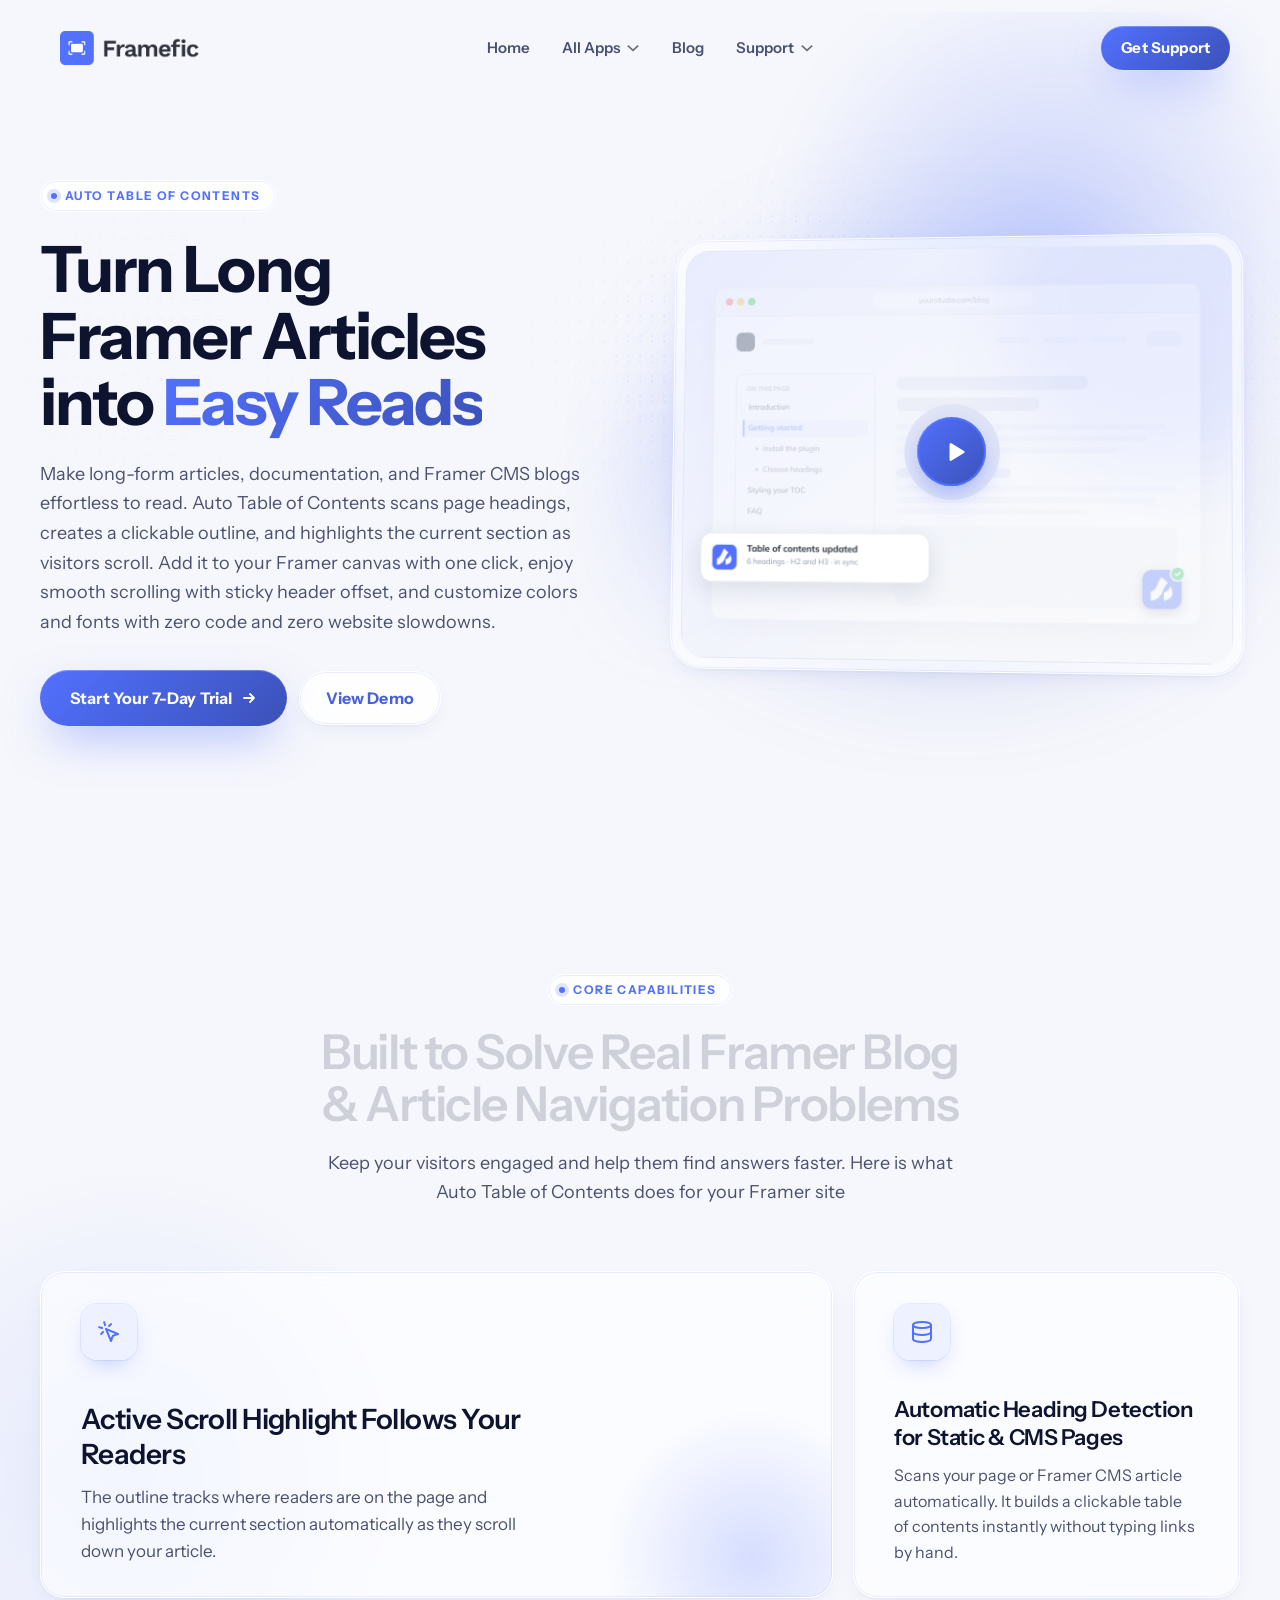
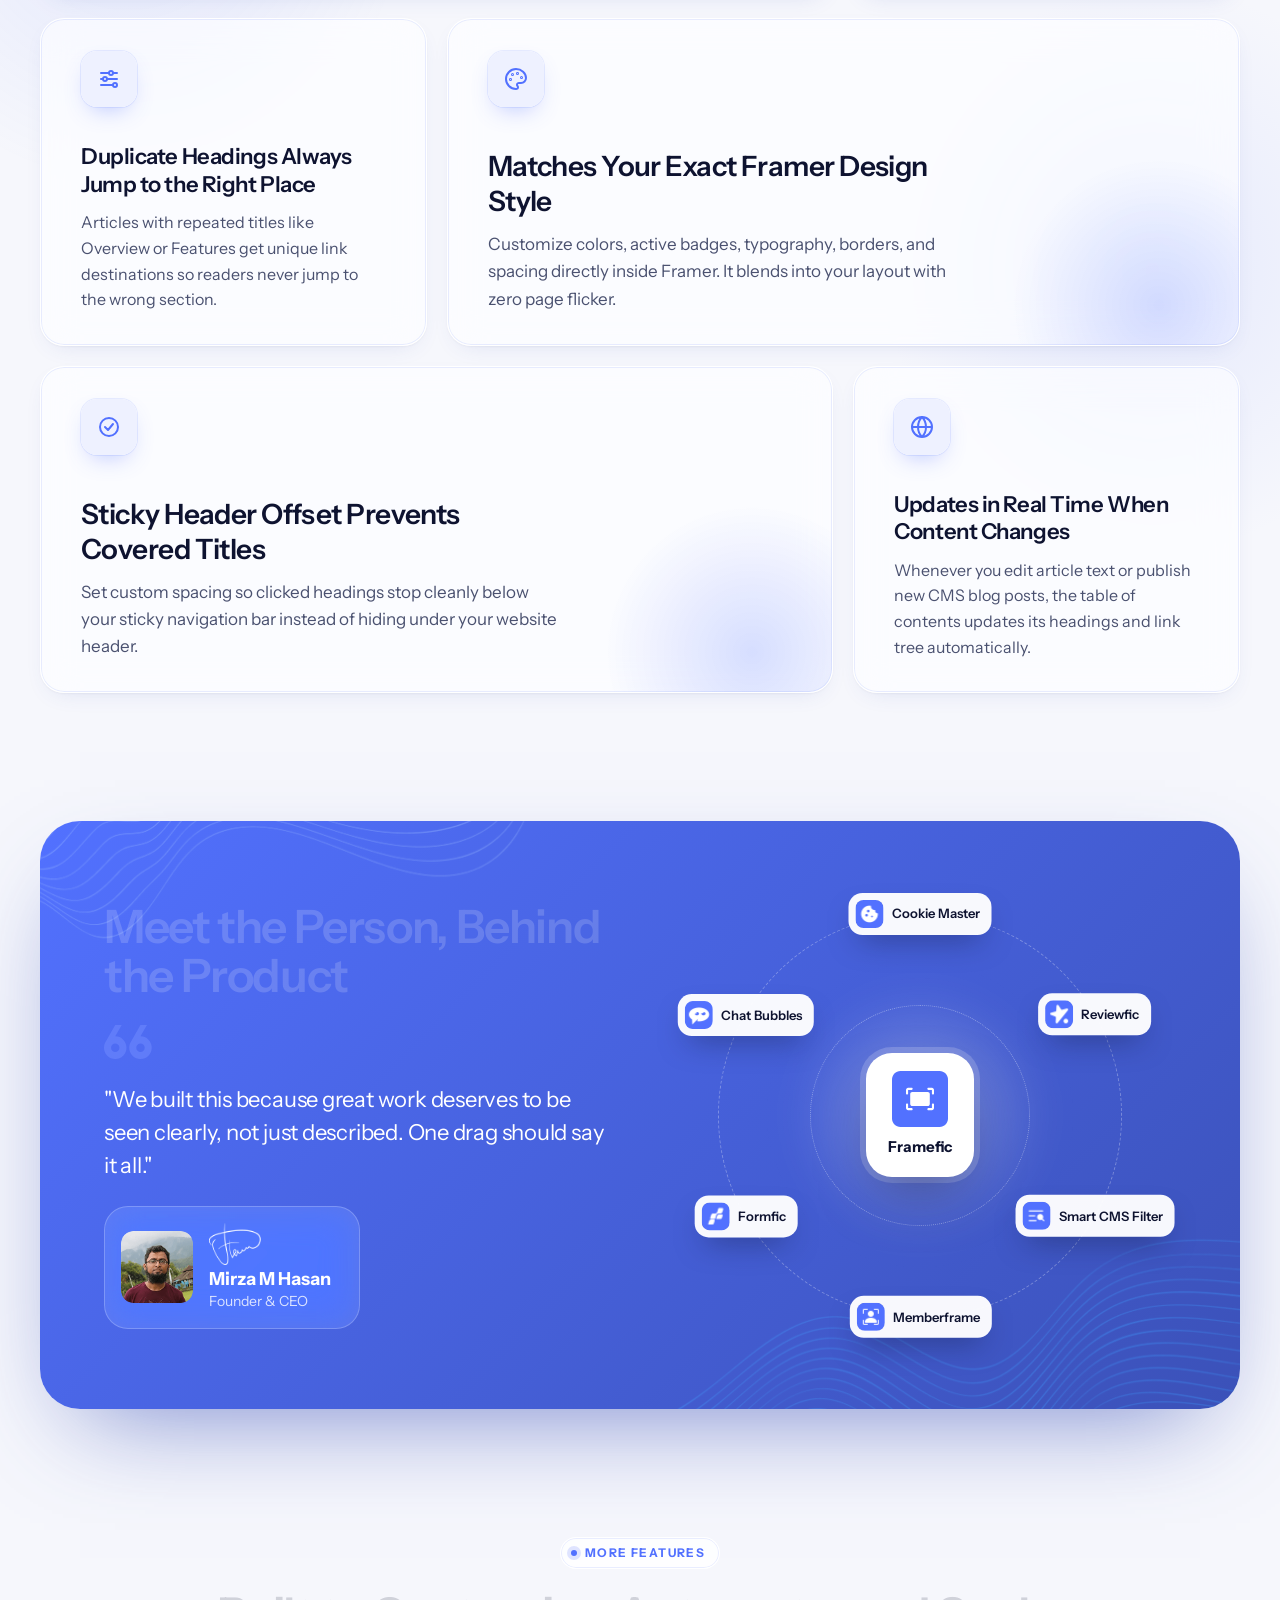
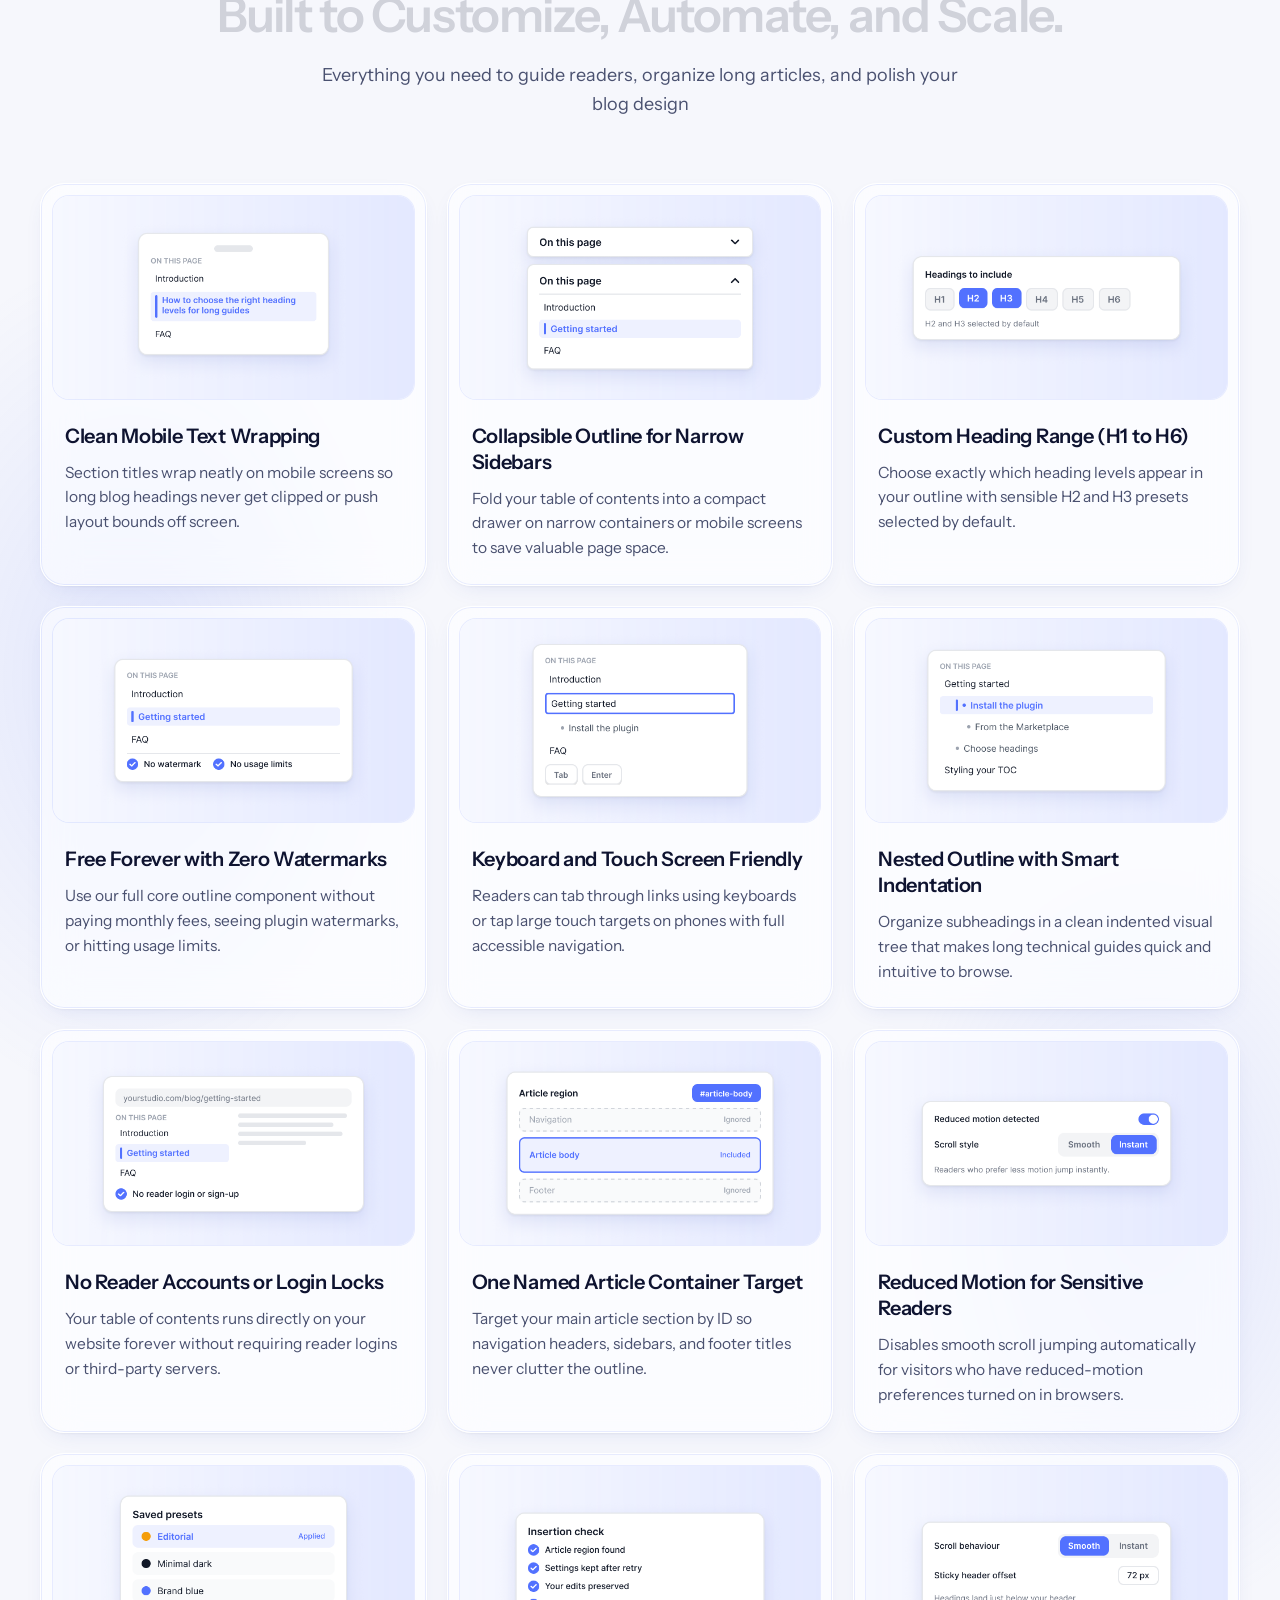
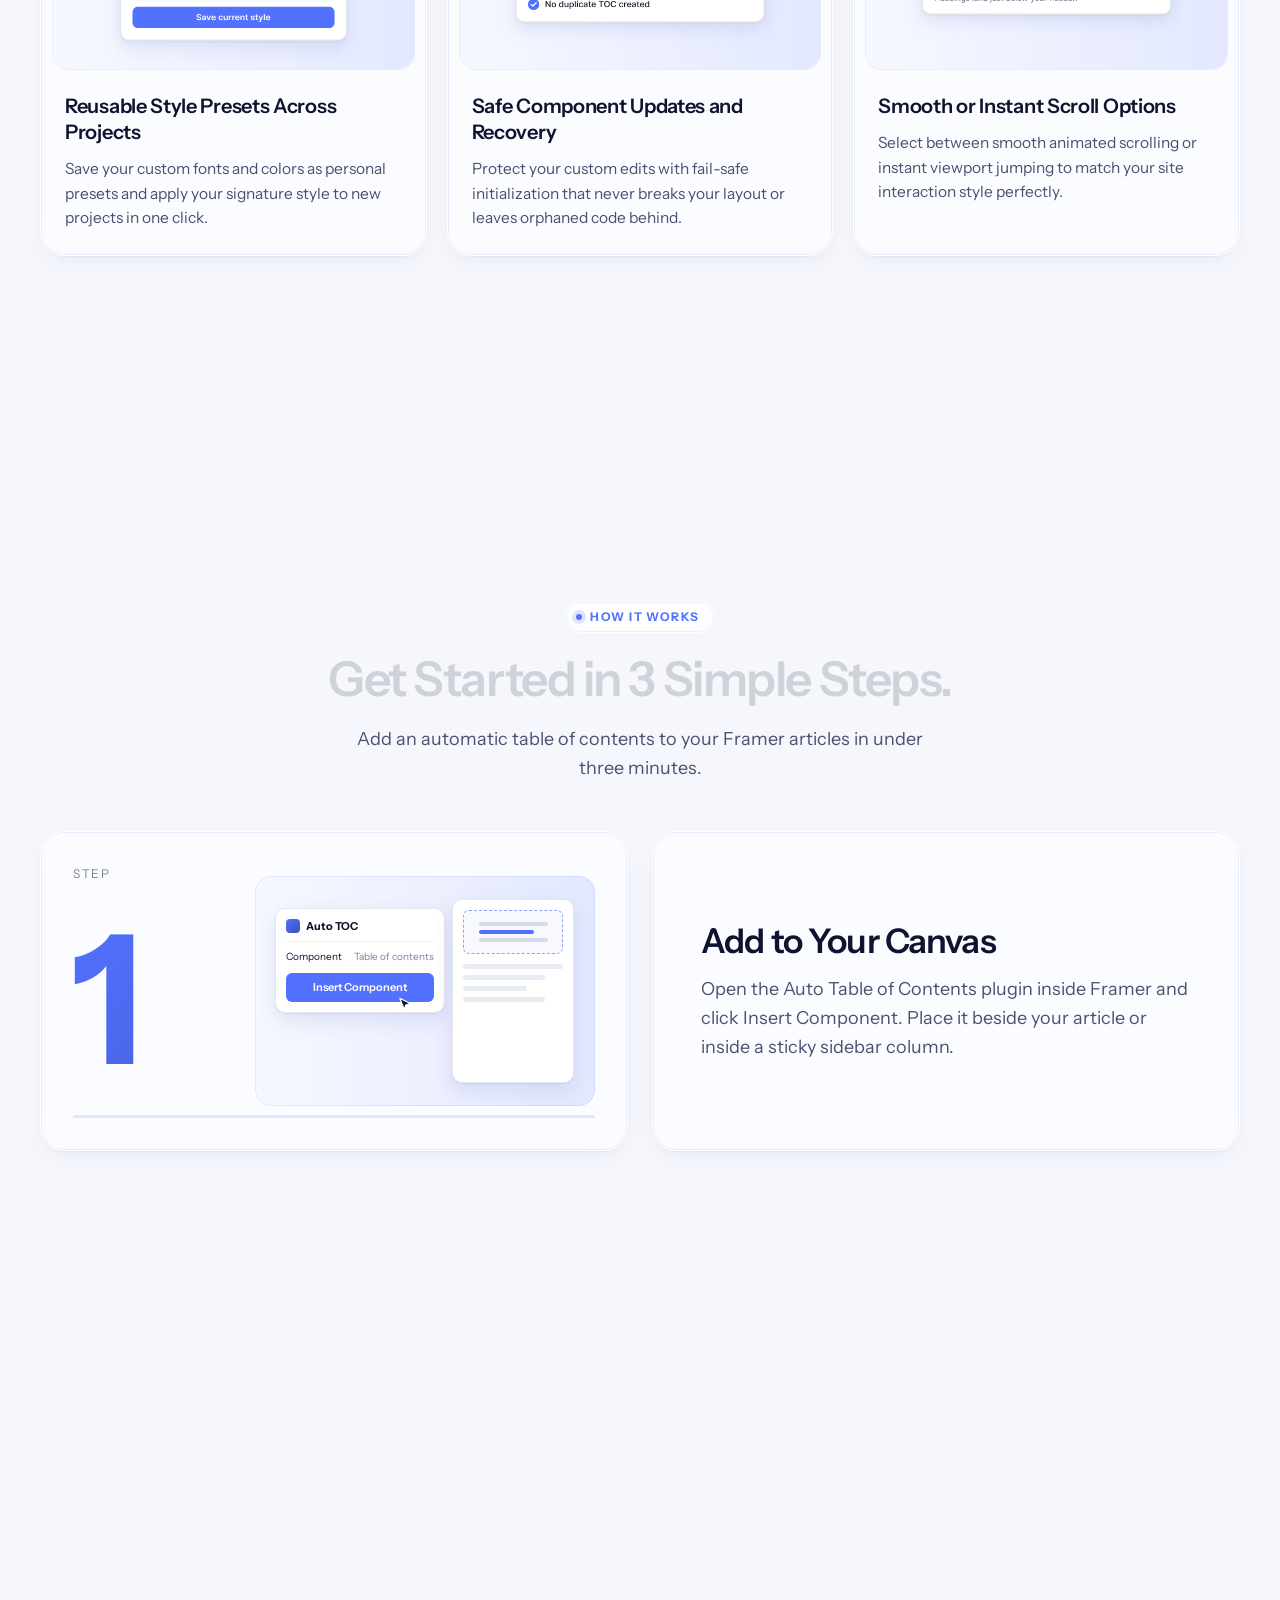
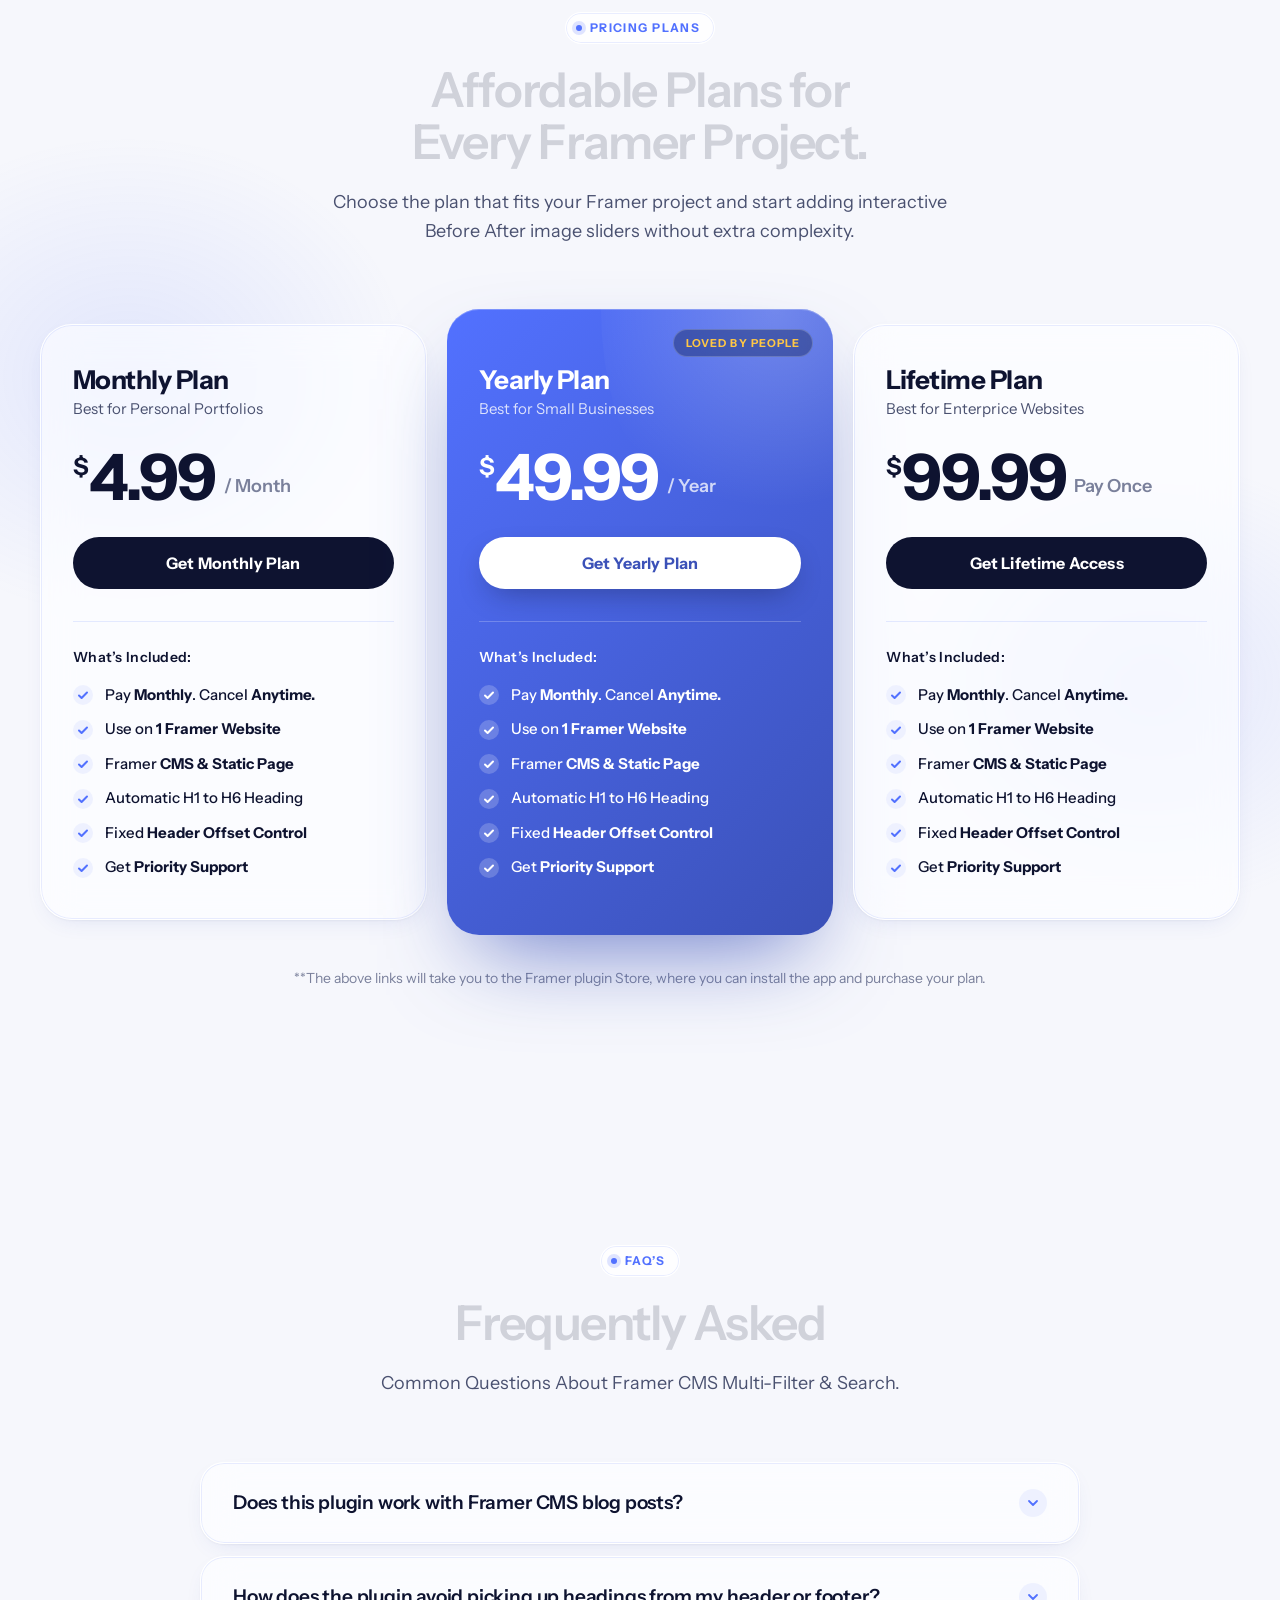
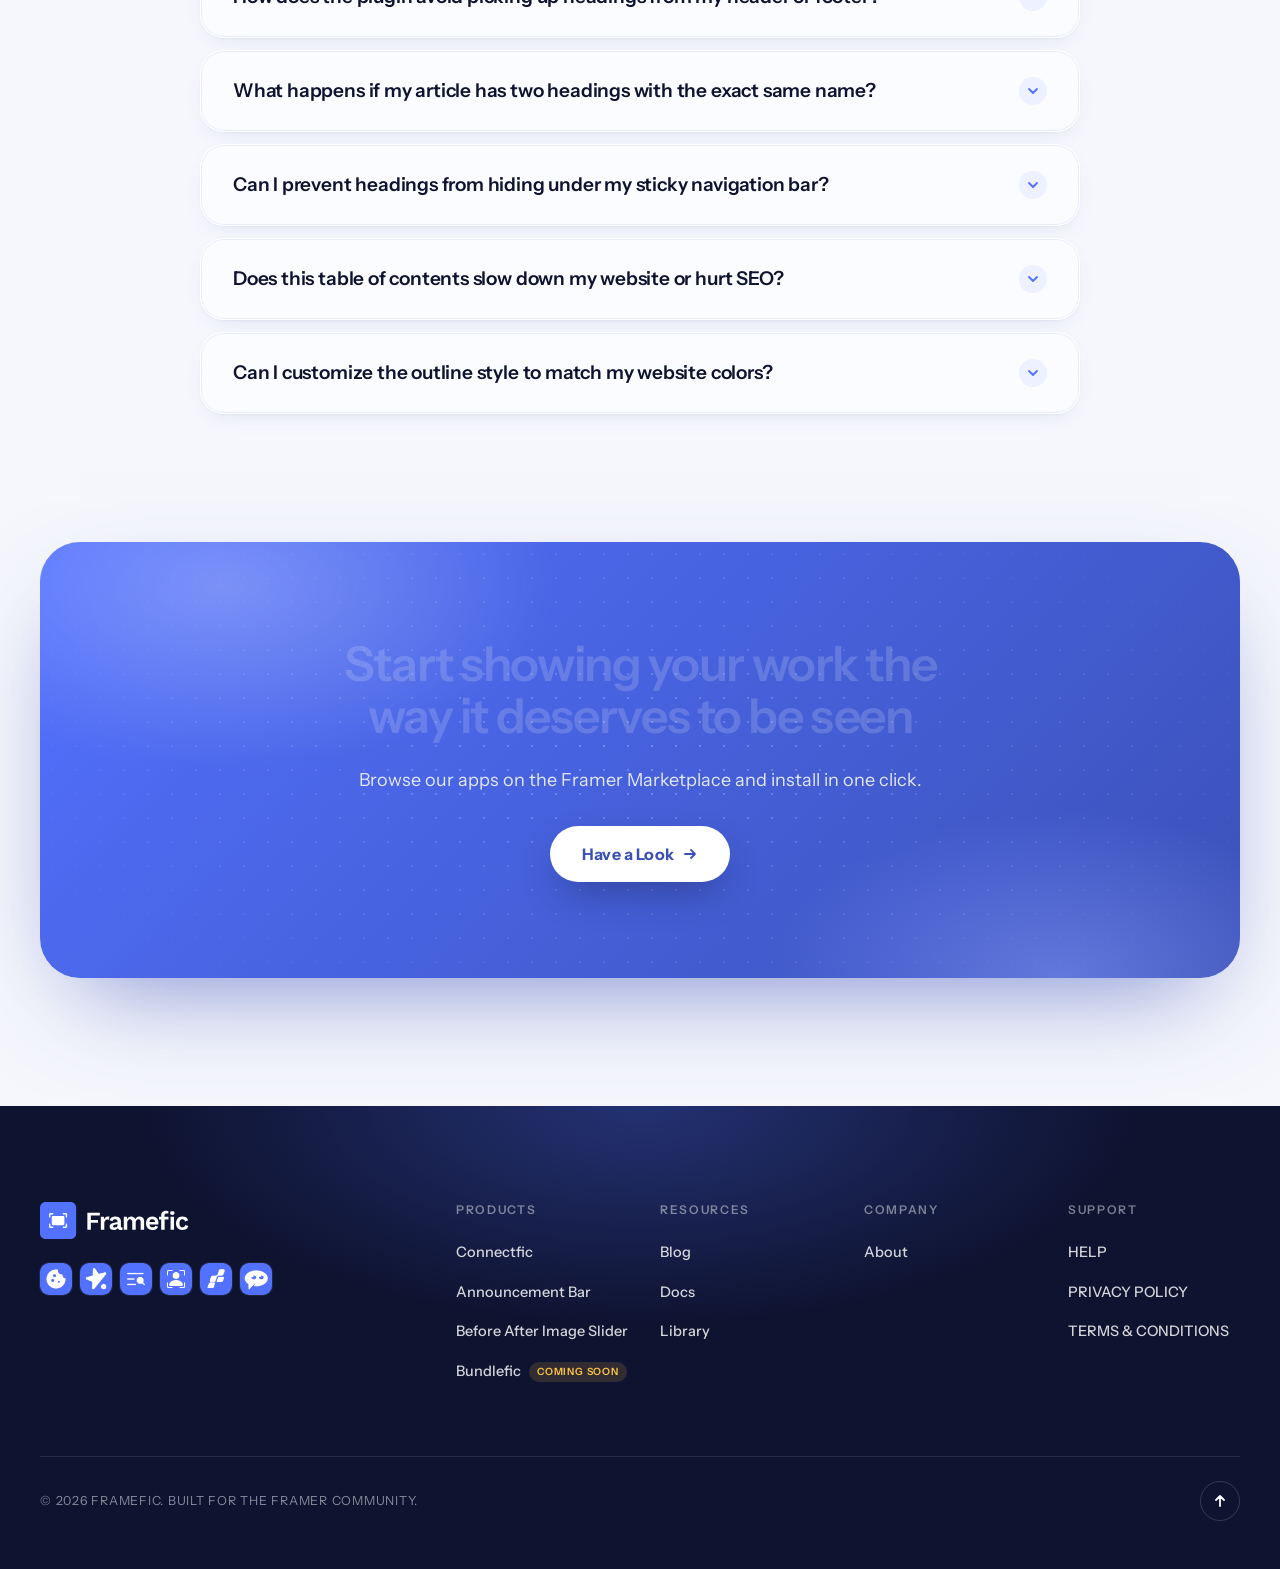
<file: index.html>
<!doctype html>
<html lang="en">
<head>
  <meta charset="utf-8">
  <meta name="viewport" content="width=device-width, initial-scale=1">
  <title>Auto Table Of Contents - Framefic</title>
  <meta name="description" content="Automatic clickable outlines for any Framer article or blog in 1 click.">
  <link rel="preconnect" href="https://fonts.googleapis.com">
  <link rel="preconnect" href="https://fonts.gstatic.com" crossorigin>
  <link href="https://fonts.googleapis.com/css2?family=Instrument+Sans:wght@400..700&display=swap" rel="stylesheet">
  <link rel="stylesheet" href="assets/css/style.css?v=23">
  <script>document.documentElement.classList.add("atoc-js")</script>
</head>
<body>

<!-- ============ 1. Header ============ -->
<header class="atoc-header">
  <div class="atoc-header__inner">
    <a class="atoc-header__logo" href="#" aria-label="Framefic home">
      <img src="assets/img/logo-framefic.png" width="166" height="40" alt="Framefic">
    </a>
    <nav class="atoc-header__nav" aria-label="Main">
      <a class="atoc-header__link" href="#">Home</a>
      <a class="atoc-header__link" href="#">All Apps<img class="atoc-header__caret" src="assets/img/icon-chevron-down.svg" width="16" height="16" alt=""></a>
      <a class="atoc-header__link" href="#">Blog</a>
      <a class="atoc-header__link" href="#">Support<img class="atoc-header__caret" src="assets/img/icon-chevron-down.svg" width="16" height="16" alt=""></a>
    </nav>
    <a class="atoc-btn atoc-btn--primary atoc-header__cta" href="#">Get Support</a>
  </div>
</header>

<main>

<!-- ============ 2. Hero ============ -->
<section class="atoc-section atoc-hero">
  <canvas class="atoc-hero__ascii" aria-hidden="true"></canvas>
  <div class="atoc-container atoc-hero__inner">
    <div class="atoc-hero__content">
      <span class="atoc-heading__eyebrow atoc-hero__badge atoc-reveal">AUTO TABLE OF CONTENTS</span>
      <h1 class="atoc-hero__title atoc-reveal" style="--atoc-delay:.05s">Turn Long Framer Articles into <span class="atoc-gradient-text">Easy Reads</span></h1>
      <p class="atoc-hero__text atoc-reveal" style="--atoc-delay:.1s">Make long-form articles, documentation, and Framer CMS blogs effortless to read. Auto Table of Contents scans page headings, creates a clickable outline, and highlights the current section as visitors scroll. Add it to your Framer canvas with one click, enjoy smooth scrolling with sticky header offset, and customize colors and fonts with zero code and zero website slowdowns.</p>
      <div class="atoc-hero__actions atoc-reveal" style="--atoc-delay:.15s">
        <a class="atoc-btn atoc-btn--primary atoc-hero__btn-primary" href="#">Start Your 7-Day Trial<svg class="atoc-btn__arrow" viewBox="0 0 16 16" fill="none" aria-hidden="true"><path d="M3 8h10M9 4l4 4-4 4" stroke="currentColor" stroke-width="1.8" stroke-linecap="round" stroke-linejoin="round"/></svg></a>
        <a class="atoc-btn atoc-btn--ghost atoc-hero__btn-secondary" href="#">View Demo</a>
      </div>
    </div>
    <div class="atoc-hero__media atoc-reveal" style="--atoc-delay:.2s">
      <div class="atoc-hero__frame atoc-glass"><div class="atoc-hero__player"><img class="atoc-hero__poster" src="assets/img/hero-video-poster@2x.png?v=4" width="576" height="432" alt="Auto TOC demo video: a Framer blog page with an On this page outline">
        <button class="atoc-play" type="button" aria-label="Play the Auto TOC demo video" aria-haspopup="dialog" data-video=""><span class="atoc-play__ring" aria-hidden="true"></span><span class="atoc-play__ring atoc-play__ring--late" aria-hidden="true"></span><svg class="atoc-play__icon" viewBox="0 0 24 24" aria-hidden="true"><path d="M8 5.5v13a1 1 0 0 0 1.5.86l10.6-6.5a1 1 0 0 0 0-1.72L9.5 4.64A1 1 0 0 0 8 5.5z" fill="currentColor"/></svg></button>
      </div></div>
    </div>
  </div>
</section>

<!-- ============ 3. Core capabilities ============ -->
<section class="atoc-section atoc-section--aurora atoc-cap">
  <div class="atoc-container">
    <div class="atoc-heading atoc-reveal">
      <p class="atoc-heading__eyebrow">CORE CAPABILITIES</p>
      <h2 class="atoc-heading__title atoc-words">Built to Solve Real Framer Blog &amp; Article Navigation Problems</h2>
      <p class="atoc-heading__text">Keep your visitors engaged and help them find answers faster. Here is what Auto Table of Contents does for your Framer site</p>
    </div>
    <div class="atoc-cap__grid">
      <div class="atoc-cap__card atoc-cap__card--wide atoc-glass atoc-reveal" style="--atoc-delay:0.00s">
        <span class="atoc-cap__icon-wrap"><img class="atoc-cap__icon" src="assets/img/cap-icon-1@2x.png" width="56" height="56" alt=""></span>
        <h3 class="atoc-cap__title">Active Scroll Highlight Follows Your Readers</h3>
        <p class="atoc-cap__text">The outline tracks where readers are on the page and highlights the current section automatically as they scroll down your article.</p>
      </div>
      <div class="atoc-cap__card atoc-glass atoc-reveal" style="--atoc-delay:0.08s">
        <span class="atoc-cap__icon-wrap"><img class="atoc-cap__icon" src="assets/img/cap-icon-2.svg" width="56" height="56" alt=""></span>
        <h3 class="atoc-cap__title">Automatic Heading Detection for Static &amp; CMS Pages</h3>
        <p class="atoc-cap__text">Scans your page or Framer CMS article automatically. It builds a clickable table of contents instantly without typing links by hand.</p>
      </div>
      <div class="atoc-cap__card atoc-glass atoc-reveal" style="--atoc-delay:0.00s">
        <span class="atoc-cap__icon-wrap"><img class="atoc-cap__icon" src="assets/img/cap-icon-3.svg" width="56" height="56" alt=""></span>
        <h3 class="atoc-cap__title">Duplicate Headings Always Jump to the Right Place</h3>
        <p class="atoc-cap__text">Articles with repeated titles like Overview or Features get unique link destinations so readers never jump to the wrong section.</p>
      </div>
      <div class="atoc-cap__card atoc-cap__card--wide atoc-glass atoc-reveal" style="--atoc-delay:0.08s">
        <span class="atoc-cap__icon-wrap"><img class="atoc-cap__icon" src="assets/img/cap-icon-4.svg" width="56" height="56" alt=""></span>
        <h3 class="atoc-cap__title">Matches Your Exact Framer Design Style</h3>
        <p class="atoc-cap__text">Customize colors, active badges, typography, borders, and spacing directly inside Framer. It blends into your layout with zero page flicker.</p>
      </div>
      <div class="atoc-cap__card atoc-cap__card--wide atoc-glass atoc-reveal" style="--atoc-delay:0.00s">
        <span class="atoc-cap__icon-wrap"><img class="atoc-cap__icon" src="assets/img/cap-icon-5.svg" width="56" height="56" alt=""></span>
        <h3 class="atoc-cap__title">Sticky Header Offset Prevents Covered Titles</h3>
        <p class="atoc-cap__text">Set custom spacing so clicked headings stop cleanly below your sticky navigation bar instead of hiding under your website header.</p>
      </div>
      <div class="atoc-cap__card atoc-glass atoc-reveal" style="--atoc-delay:0.08s">
        <span class="atoc-cap__icon-wrap"><img class="atoc-cap__icon" src="assets/img/cap-icon-6.svg" width="56" height="56" alt=""></span>
        <h3 class="atoc-cap__title">Updates in Real Time When Content Changes</h3>
        <p class="atoc-cap__text">Whenever you edit article text or publish new CMS blog posts, the table of contents updates its headings and link tree automatically.</p>
      </div>
    </div>
  </div>
</section>

<!-- ============ 4. Founder ============ -->
<section class="atoc-section atoc-founder">
  <div class="atoc-founder__panel atoc-reveal">
  <div class="atoc-founder__inner">
    <div class="atoc-founder__content">
      <h2 class="atoc-founder__title atoc-words">Meet the Person, Behind the Product</h2>
      <img class="atoc-founder__quote-icon" src="assets/img/icon-quote.svg" width="56" height="39" alt="">
      <p class="atoc-founder__quote">"We built this because great work deserves to be seen clearly, not just described. One drag should say it all."</p>
      <div class="atoc-founder__person">
        <img class="atoc-founder__photo" src="assets/img/founder-photo.png" width="104" height="104" alt="Mirza M Hasan">
        <div class="atoc-founder__meta">
          <img class="atoc-founder__signature" src="assets/img/founder-signature@2x.png" width="64" height="52" alt="">
          <p class="atoc-founder__name">Mirza M Hasan</p>
          <p class="atoc-founder__role">Founder &amp; CEO</p>
        </div>
      </div>
    </div>
    <div class="atoc-founder__media">
      <div class="atoc-orbit" role="img" aria-label="Framefic and its Framer plugins: Cookie Master, Reviewfic, Smart CMS Filter, Memberframe, Formfic and Chat Bubbles">
        <span class="atoc-orbit__glow" aria-hidden="true"></span>
        <div class="atoc-orbit__ring atoc-orbit__ring--inner" aria-hidden="true"></div>
        <div class="atoc-orbit__ring atoc-orbit__ring--outer" aria-hidden="true">
          <div class="atoc-orbit__slot atoc-orbit__slot" style="--a:0deg"><div class="atoc-orbit__tile"><span class="atoc-orbit__chip"><img src="assets/img/fav/cookie-master@2x.png" width="28" height="28" alt=""><span>Cookie Master</span></span></div></div>
          <div class="atoc-orbit__slot atoc-orbit__slot" style="--a:60deg"><div class="atoc-orbit__tile"><span class="atoc-orbit__chip"><img src="assets/img/fav/reviewfic@2x.png" width="28" height="28" alt=""><span>Reviewfic</span></span></div></div>
          <div class="atoc-orbit__slot atoc-orbit__slot" style="--a:120deg"><div class="atoc-orbit__tile"><span class="atoc-orbit__chip"><img src="assets/img/fav/smart-cms-filter@2x.png" width="28" height="28" alt=""><span>Smart CMS Filter</span></span></div></div>
          <div class="atoc-orbit__slot atoc-orbit__slot" style="--a:180deg"><div class="atoc-orbit__tile"><span class="atoc-orbit__chip"><img src="assets/img/fav/memberframe@2x.png" width="28" height="28" alt=""><span>Memberframe</span></span></div></div>
          <div class="atoc-orbit__slot atoc-orbit__slot" style="--a:240deg"><div class="atoc-orbit__tile"><span class="atoc-orbit__chip"><img src="assets/img/fav/formfic@2x.png" width="28" height="28" alt=""><span>Formfic</span></span></div></div>
          <div class="atoc-orbit__slot atoc-orbit__slot" style="--a:300deg"><div class="atoc-orbit__tile"><span class="atoc-orbit__chip"><img src="assets/img/fav/chat-bubbles@2x.png" width="28" height="28" alt=""><span>Chat Bubbles</span></span></div></div>
        </div>
        <div class="atoc-orbit__center" aria-hidden="true">
          <img src="assets/img/logo-mark-framefic.svg" width="56" height="56" alt="">
          <span>Framefic</span>
        </div>
      </div>
    </div>
  </div>
  </div>
</section>

<!-- ============ 5. More features ============ -->
<section class="atoc-section atoc-section--aurora atoc-feat">
  <div class="atoc-container">
    <div class="atoc-heading atoc-reveal">
      <p class="atoc-heading__eyebrow">MORE FEATURES</p>
      <h2 class="atoc-heading__title atoc-words">Built to Customize, Automate, and Scale.</h2>
      <p class="atoc-heading__text">Everything you need to guide readers, organize long articles, and polish your blog design</p>
    </div>
    <div class="atoc-feat__grid">
      <div class="atoc-feat__card atoc-glass atoc-reveal" style="--atoc-delay:0.00s">
        <h3 class="atoc-feat__title">Clean Mobile Text Wrapping</h3>
        <p class="atoc-feat__text">Section titles wrap neatly on mobile screens so long blog headings never get clipped or push layout bounds off screen.</p>
        <img class="atoc-feat__image" src="assets/img/feature-01@2x.png" width="318" height="179" alt="Phone outline with a long heading wrapped cleanly" loading="lazy">
      </div>
      <div class="atoc-feat__card atoc-glass atoc-reveal" style="--atoc-delay:0.08s">
        <h3 class="atoc-feat__title">Collapsible Outline for Narrow Sidebars</h3>
        <p class="atoc-feat__text">Fold your table of contents into a compact drawer on narrow containers or mobile screens to save valuable page space.</p>
        <img class="atoc-feat__image" src="assets/img/feature-02@2x.png" width="318" height="179" alt="Collapsed and expanded On this page outline" loading="lazy">
      </div>
      <div class="atoc-feat__card atoc-glass atoc-reveal" style="--atoc-delay:0.16s">
        <h3 class="atoc-feat__title">Custom Heading Range (H1 to H6)</h3>
        <p class="atoc-feat__text">Choose exactly which heading levels appear in your outline with sensible H2 and H3 presets selected by default.</p>
        <img class="atoc-feat__image" src="assets/img/feature-03@2x.png" width="318" height="179" alt="Heading level chips with H2 and H3 selected" loading="lazy">
      </div>
      <div class="atoc-feat__card atoc-glass atoc-reveal" style="--atoc-delay:0.00s">
        <h3 class="atoc-feat__title">Free Forever with Zero Watermarks</h3>
        <p class="atoc-feat__text">Use our full core outline component without paying monthly fees, seeing plugin watermarks, or hitting usage limits.</p>
        <img class="atoc-feat__image" src="assets/img/feature-04@2x.png" width="318" height="179" alt="Outline with no watermark and no usage limits" loading="lazy">
      </div>
      <div class="atoc-feat__card atoc-glass atoc-reveal" style="--atoc-delay:0.08s">
        <h3 class="atoc-feat__title">Keyboard and Touch Screen Friendly</h3>
        <p class="atoc-feat__text">Readers can tab through links using keyboards or tap large touch targets on phones with full accessible navigation.</p>
        <img class="atoc-feat__image" src="assets/img/feature-05@2x.png" width="318" height="179" alt="Outline item with keyboard focus ring and Tab and Enter keys" loading="lazy">
      </div>
      <div class="atoc-feat__card atoc-glass atoc-reveal" style="--atoc-delay:0.16s">
        <h3 class="atoc-feat__title">Nested Outline with Smart Indentation</h3>
        <p class="atoc-feat__text">Organize subheadings in a clean indented visual tree that makes long technical guides quick and intuitive to browse.</p>
        <img class="atoc-feat__image" src="assets/img/feature-06@2x.png" width="318" height="179" alt="Nested outline with indented subheadings" loading="lazy">
      </div>
      <div class="atoc-feat__card atoc-glass atoc-reveal" style="--atoc-delay:0.00s">
        <h3 class="atoc-feat__title">No Reader Accounts or Login Locks</h3>
        <p class="atoc-feat__text">Your table of contents runs directly on your website forever without requiring reader logins or third-party servers.</p>
        <img class="atoc-feat__image" src="assets/img/feature-07@2x.png" width="318" height="179" alt="Published page with outline and no reader login" loading="lazy">
      </div>
      <div class="atoc-feat__card atoc-glass atoc-reveal" style="--atoc-delay:0.08s">
        <h3 class="atoc-feat__title">One Named Article Container Target</h3>
        <p class="atoc-feat__text">Target your main article section by ID so navigation headers, sidebars, and footer titles never clutter the outline.</p>
        <img class="atoc-feat__image" src="assets/img/feature-08@2x.png" width="318" height="179" alt="Article body included, navigation and footer ignored" loading="lazy">
      </div>
      <div class="atoc-feat__card atoc-glass atoc-reveal" style="--atoc-delay:0.16s">
        <h3 class="atoc-feat__title">Reduced Motion for Sensitive Readers</h3>
        <p class="atoc-feat__text">Disables smooth scroll jumping automatically for visitors who have reduced-motion preferences turned on in browsers.</p>
        <img class="atoc-feat__image" src="assets/img/feature-09@2x.png" width="318" height="179" alt="Reduced motion detected, scroll style set to instant" loading="lazy">
      </div>
      <div class="atoc-feat__card atoc-glass atoc-reveal" style="--atoc-delay:0.00s">
        <h3 class="atoc-feat__title">Reusable Style Presets Across Projects</h3>
        <p class="atoc-feat__text">Save your custom fonts and colors as personal presets and apply your signature style to new projects in one click.</p>
        <img class="atoc-feat__image" src="assets/img/feature-10@2x.png" width="318" height="179" alt="Saved style presets list" loading="lazy">
      </div>
      <div class="atoc-feat__card atoc-glass atoc-reveal" style="--atoc-delay:0.08s">
        <h3 class="atoc-feat__title">Safe Component Updates and Recovery</h3>
        <p class="atoc-feat__text">Protect your custom edits with fail-safe initialization that never breaks your layout or leaves orphaned code behind.</p>
        <img class="atoc-feat__image" src="assets/img/feature-11@2x.png" width="318" height="179" alt="Insertion check with four passing items" loading="lazy">
      </div>
      <div class="atoc-feat__card atoc-glass atoc-reveal" style="--atoc-delay:0.16s">
        <h3 class="atoc-feat__title">Smooth or Instant Scroll Options</h3>
        <p class="atoc-feat__text">Select between smooth animated scrolling or instant viewport jumping to match your site interaction style perfectly.</p>
        <img class="atoc-feat__image" src="assets/img/feature-12@2x.png" width="318" height="179" alt="Scroll behaviour set to smooth with a 72 px header offset" loading="lazy">
      </div>
    </div>
  </div>
</section>

<!-- ============ 6. How it works ============ -->
<section class="atoc-section atoc-steps" data-atoc-pin>
  <div class="atoc-steps__sticky">
  <div class="atoc-container">
    <div class="atoc-heading atoc-reveal">
      <p class="atoc-heading__eyebrow">HOW IT WORKS</p>
      <h2 class="atoc-heading__title atoc-words">Get Started in 3 Simple Steps.</h2>
      <p class="atoc-heading__text">Add an automatic table of contents to your Framer articles in under three minutes.</p>
    </div>
    <div class="atoc-steps__grid">
      <div class="atoc-steps__visual atoc-glass" aria-hidden="true">
        <span class="atoc-steps__visual-label">Step</span>
        <span class="atoc-steps__visual-num">1</span>
        <div class="atoc-steps__visual-art"></div>
        <img class="atoc-steps__visual-icon" src="assets/img/step-1.png" width="56" height="56" alt="">
        <span class="atoc-steps__progress"><span class="atoc-steps__progress-bar"></span></span>
      </div>
      <div class="atoc-steps__card atoc-glass atoc-reveal" style="--atoc-delay:0.0s">
        <div class="atoc-steps__top">
          <span class="atoc-steps__number" aria-hidden="true">1</span>
          <img class="atoc-steps__icon" src="assets/img/step-1.png" width="56" height="56" alt="">
        </div>
        <div class="atoc-steps__art atoc-art atoc-art--canvas" aria-hidden="true">
          <div class="atoc-art__panel">
            <div class="atoc-art__panel-head"><span class="atoc-art__logo"></span>Auto TOC</div>
            <div class="atoc-art__row"><span>Component</span><span class="atoc-art__muted">Table of contents</span></div>
            <div class="atoc-art__btn">Insert Component<svg class="atoc-art__cursor" viewBox="0 0 24 24" aria-hidden="true"><path d="M5 3l14 7-6 2-2 6z" fill="#0e1330" stroke="#fff" stroke-width="1.5" stroke-linejoin="round"/></svg></div>
          </div>
          <div class="atoc-art__page">
            <div class="atoc-art__drop"><span class="atoc-art__toc-mini"><i></i><i class="is-on"></i><i></i></span></div>
            <div class="atoc-art__lines"><i></i><i></i><i></i><i></i></div>
          </div>
        </div>
        <h3 class="atoc-steps__title">Add to Your Canvas</h3>
        <p class="atoc-steps__text">Open the Auto Table of Contents plugin inside Framer and click Insert Component. Place it beside your article or inside a sticky sidebar column.</p></div>
      <div class="atoc-steps__card atoc-glass atoc-reveal" style="--atoc-delay:0.1s">
        <div class="atoc-steps__top">
          <span class="atoc-steps__number" aria-hidden="true">2</span>
          <img class="atoc-steps__icon" src="assets/img/step-2.png" width="56" height="56" alt="">
        </div>
        <div class="atoc-steps__art atoc-art atoc-art--settings" aria-hidden="true">
          <div class="atoc-art__panel atoc-art__panel--wide">
            <div class="atoc-art__label">Article ID</div>
            <div class="atoc-art__field">#article-content<span class="atoc-art__caret"></span></div>
            <div class="atoc-art__label">Headings</div>
            <div class="atoc-art__chips"><span>H1</span><span class="is-on">H2</span><span class="is-on">H3</span><span>H4</span><span>H5</span><span>H6</span></div>
            <div class="atoc-art__label">Active color</div>
            <div class="atoc-art__swatches"><span class="is-on" style="--sw:#5271ff"></span><span style="--sw:#0e1330"></span><span style="--sw:#8fa3ff"></span><span style="--sw:#ffc745"></span></div>
          </div>
        </div>
        <h3 class="atoc-steps__title">Pick Your Headings and Style</h3>
        <p class="atoc-steps__text">Set your target article section ID (like #article-content) and select which headings to display (H2 and H3). Customize colors, active badges, and fonts in the right-side properties panel.</p></div>
      <div class="atoc-steps__card atoc-glass atoc-reveal" style="--atoc-delay:0.2s">
        <div class="atoc-steps__top">
          <span class="atoc-steps__number" aria-hidden="true">3</span>
          <img class="atoc-steps__icon" src="assets/img/step-3.png" width="56" height="56" alt="">
        </div>
        <div class="atoc-steps__art atoc-art atoc-art--publish" aria-hidden="true">
          <div class="atoc-art__browser">
            <div class="atoc-art__bar"><i></i><i></i><i></i><span class="atoc-art__url">yourstudio.com/blog</span></div>
            <div class="atoc-art__body">
              <div class="atoc-art__toc"><span class="atoc-art__toc-title">On this page</span><span>Introduction</span><span>Getting started</span><span>Styling</span><span>FAQ</span><b class="atoc-art__toc-hl"></b></div>
              <div class="atoc-art__lines atoc-art__lines--article"><i></i><i></i><i></i><i></i><i></i><i></i></div>
            </div>
          </div>
          <span class="atoc-art__badge"><svg viewBox="0 0 16 16" aria-hidden="true"><path d="M3.5 8.5l3 3 6-7" fill="none" stroke="currentColor" stroke-width="2" stroke-linecap="round" stroke-linejoin="round"/></svg>Published</span>
        </div>
        <h3 class="atoc-steps__title">Publish and Enjoy Smooth Navigation</h3>
        <p class="atoc-steps__text">Publish your Framer website. As visitors read your article, the table of contents follows along smoothly, highlighting each section in real time.</p></div>
    </div>
  </div>
  </div>
</section>

<!-- ============ 7. Pricing ============ -->
<section class="atoc-section atoc-section--aurora atoc-pricing">
  <div class="atoc-container">
    <div class="atoc-heading atoc-reveal">
      <p class="atoc-heading__eyebrow">PRICING PLANS</p>
      <h2 class="atoc-heading__title atoc-words">Affordable Plans for Every Framer Project.</h2>
      <p class="atoc-heading__text">Choose the plan that fits your Framer project and start adding interactive Before After image sliders without extra complexity.</p>
    </div>
    <div class="atoc-pricing__grid">

      <div class="atoc-plan atoc-glass atoc-reveal">
        <h3 class="atoc-plan__name">Monthly Plan</h3>
        <p class="atoc-plan__desc">Best for Personal Portfolios</p>
        <p class="atoc-plan__price"><span class="atoc-plan__currency">$</span><span class="atoc-plan__amount">4.99</span><span class="atoc-plan__period">/ Month</span></p>
        <a class="atoc-btn atoc-plan__btn" href="#">Get Monthly Plan</a>
        <h4 class="atoc-plan__included">What’s Included:</h4>
        <ul class="atoc-plan__list">
          <li class="atoc-plan__item"><span>Pay <strong>Monthly</strong>. Cancel <strong>Anytime.</strong></span></li>
          <li class="atoc-plan__item"><span>Use on <strong>1 Framer Website</strong></span></li>
          <li class="atoc-plan__item"><span>Framer <strong>CMS &amp; Static Page</strong></span></li>
          <li class="atoc-plan__item"><span>Automatic H1 to H6 Heading</span></li>
          <li class="atoc-plan__item"><span>Fixed<strong> Header Offset Control</strong></span></li>
          <li class="atoc-plan__item"><span>Get <strong>Priority Support</strong></span></li>
        </ul>
      </div>

      <div class="atoc-plan atoc-plan--featured atoc-reveal" style="--atoc-delay:.08s">
        <span class="atoc-plan__badge">Loved by people</span>
        <h3 class="atoc-plan__name">Yearly Plan</h3>
        <p class="atoc-plan__desc">Best for Small Businesses</p>
        <p class="atoc-plan__price"><span class="atoc-plan__currency">$</span><span class="atoc-plan__amount">49.99</span><span class="atoc-plan__period">/ Year</span></p>
        <a class="atoc-btn atoc-plan__btn" href="#">Get Yearly Plan</a>
        <h4 class="atoc-plan__included">What’s Included:</h4>
        <ul class="atoc-plan__list">
          <li class="atoc-plan__item"><span>Pay <strong>Monthly</strong>. Cancel <strong>Anytime.</strong></span></li>
          <li class="atoc-plan__item"><span>Use on <strong>1 Framer Website</strong></span></li>
          <li class="atoc-plan__item"><span>Framer <strong>CMS &amp; Static Page</strong></span></li>
          <li class="atoc-plan__item"><span>Automatic H1 to H6 Heading</span></li>
          <li class="atoc-plan__item"><span>Fixed<strong> Header Offset Control</strong></span></li>
          <li class="atoc-plan__item"><span>Get <strong>Priority Support</strong></span></li>
        </ul>
      </div>

      <div class="atoc-plan atoc-glass atoc-reveal">
        <h3 class="atoc-plan__name">Lifetime Plan</h3>
        <p class="atoc-plan__desc">Best for Enterprice Websites</p>
        <p class="atoc-plan__price"><span class="atoc-plan__currency">$</span><span class="atoc-plan__amount">99.99</span><span class="atoc-plan__period">Pay Once</span></p>
        <a class="atoc-btn atoc-plan__btn" href="#">Get Lifetime Access</a>
        <h4 class="atoc-plan__included">What’s Included:</h4>
        <ul class="atoc-plan__list">
          <li class="atoc-plan__item"><span>Pay <strong>Monthly</strong>. Cancel <strong>Anytime.</strong></span></li>
          <li class="atoc-plan__item"><span>Use on <strong>1 Framer Website</strong></span></li>
          <li class="atoc-plan__item"><span>Framer <strong>CMS &amp; Static Page</strong></span></li>
          <li class="atoc-plan__item"><span>Automatic H1 to H6 Heading</span></li>
          <li class="atoc-plan__item"><span>Fixed<strong> Header Offset Control</strong></span></li>
          <li class="atoc-plan__item"><span>Get <strong>Priority Support</strong></span></li>
        </ul>
      </div>

    </div>
    <p class="atoc-pricing__note">**The above links will take you to the Framer plugin Store, where you can install the app and purchase your plan.</p>
  </div>
</section>

<!-- ============ 8. FAQ + CTA ============ -->
<section class="atoc-section atoc-faq">
  <div class="atoc-container">
    <div class="atoc-heading atoc-reveal">
      <p class="atoc-heading__eyebrow">FAQ’s</p>
      <h2 class="atoc-heading__title atoc-words">Frequently Asked</h2>
      <p class="atoc-heading__text">Common Questions About Framer CMS Multi-Filter &amp; Search.</p>
    </div>
    <div class="atoc-faq__list">
      <div class="atoc-faq__item atoc-glass atoc-reveal"><h4 class="atoc-faq__question">Does this plugin work with Framer CMS blog posts?</h4></div>
      <div class="atoc-faq__item atoc-glass atoc-reveal"><h4 class="atoc-faq__question">How does the plugin avoid picking up headings from my header or footer?</h4></div>
      <div class="atoc-faq__item atoc-glass atoc-reveal"><h4 class="atoc-faq__question">What happens if my article has two headings with the exact same name?</h4></div>
      <div class="atoc-faq__item atoc-glass atoc-reveal"><h4 class="atoc-faq__question">Can I prevent headings from hiding under my sticky navigation bar?</h4></div>
      <div class="atoc-faq__item atoc-glass atoc-reveal"><h4 class="atoc-faq__question">Does this table of contents slow down my website or hurt SEO?</h4></div>
      <div class="atoc-faq__item atoc-glass atoc-reveal"><h4 class="atoc-faq__question">Can I customize the outline style to match my website colors?</h4></div>
    </div>
    <div class="atoc-cta atoc-reveal">
      <h2 class="atoc-cta__title atoc-words">Start showing your work the way it deserves to be seen</h2>
      <p class="atoc-cta__text">Browse our apps on the Framer Marketplace and install in one click.</p>
      <a class="atoc-btn atoc-cta__btn" href="#">Have a Look<svg class="atoc-btn__arrow" viewBox="0 0 16 16" fill="none" aria-hidden="true"><path d="M3 8h10M9 4l4 4-4 4" stroke="currentColor" stroke-width="1.8" stroke-linecap="round" stroke-linejoin="round"/></svg></a>
    </div>
  </div>
</section>

</main>

<!-- ============ 9. Footer ============ -->
<footer class="atoc-footer">
  <div class="atoc-footer__inner">
    <div class="atoc-footer__top">
    <div class="atoc-footer__brand">
      <a href="#" aria-label="Framefic home"><img class="atoc-footer__logo" src="assets/img/logo-framefic-footer.svg" width="166" height="40" alt="Framefic"></a>
      <div class="atoc-footer__apps" aria-label="Framefic plugins"><img src="assets/img/fav/cookie-master@2x.png" width="32" height="32" alt="Cookie Master" title="Cookie Master"><img src="assets/img/fav/reviewfic@2x.png" width="32" height="32" alt="Reviewfic" title="Reviewfic"><img src="assets/img/fav/smart-cms-filter@2x.png" width="32" height="32" alt="Smart CMS Filter" title="Smart CMS Filter"><img src="assets/img/fav/memberframe@2x.png" width="32" height="32" alt="Memberframe" title="Memberframe"><img src="assets/img/fav/formfic@2x.png" width="32" height="32" alt="Formfic" title="Formfic"><img src="assets/img/fav/chat-bubbles@2x.png" width="32" height="32" alt="Chat Bubbles" title="Chat Bubbles"></div>
    </div>
    <div class="atoc-footer__cols">
      <div>
        <h3 class="atoc-footer__heading">PRODUCTS</h3>
        <ul class="atoc-footer__menu">
          <li><a class="atoc-footer__link" href="#">Connectfic</a></li>
          <li><a class="atoc-footer__link" href="#">Announcement Bar</a></li>
          <li><a class="atoc-footer__link" href="#">Before After Image Slider</a></li>
          <li><a class="atoc-footer__link" href="#">Bundlefic <span class="atoc-footer__soon">COMING SOON</span></a></li>
        </ul>
      </div>
      <div>
        <h3 class="atoc-footer__heading">RESOURCES</h3>
        <ul class="atoc-footer__menu">
          <li><a class="atoc-footer__link" href="#">Blog</a></li>
          <li><a class="atoc-footer__link" href="#">Docs</a></li>
          <li><a class="atoc-footer__link" href="#">Library</a></li>
        </ul>
      </div>
      <div>
        <h3 class="atoc-footer__heading">COMPANY</h3>
        <ul class="atoc-footer__menu">
          <li><a class="atoc-footer__link" href="#">About</a></li>
        </ul>
      </div>
      <div>
        <h3 class="atoc-footer__heading">SUPPORT</h3>
        <ul class="atoc-footer__menu">
          <li><a class="atoc-footer__link" href="#">HELP</a></li>
          <li><a class="atoc-footer__link atoc-footer__link--upper" href="#">Privacy Policy</a></li>
          <li><a class="atoc-footer__link atoc-footer__link--upper" href="#">Terms &amp; Conditions</a></li>
        </ul>
      </div>
    </div>
    </div>
    <div class="atoc-footer__bottom">
      <p class="atoc-footer__copy">© 2026 FRAMEFIC. BUILT FOR THE FRAMER COMMUNITY.</p>
      <a class="atoc-footer__totop" href="#" aria-label="Back to top">
        <svg viewBox="0 0 16 16" aria-hidden="true"><path d="M8 13V3M4 7l4-4 4 4" fill="none" stroke="currentColor" stroke-width="1.8" stroke-linecap="round" stroke-linejoin="round"/></svg>
      </a>
    </div>
  </div>
</footer>


<!-- ============ Video lightbox (opened by the hero play button) ============ -->
<div class="atoc-video" id="atoc-video" role="dialog" aria-modal="true" aria-label="Auto TOC demo video" hidden>
  <div class="atoc-video__backdrop" data-atoc-close></div>
  <div class="atoc-video__box">
    <button class="atoc-video__close" type="button" aria-label="Close video" data-atoc-close>
      <svg viewBox="0 0 24 24" aria-hidden="true"><path d="M6 6l12 12M18 6L6 18" stroke="currentColor" stroke-width="2" stroke-linecap="round"/></svg>
    </button>
    <div class="atoc-video__frame"></div>
  </div>
</div>
<script src="assets/js/main.js?v=23" defer></script>
</body>
</html>
</file>
<file: assets/css/style.css>
/* ==========================================================================
   Auto TOC landing page (Framefic): "soft spatial glass" redesign
   Based on Figma PuEF1dGuiGO6T5MOIemGsK, node 15097:57 (copy unchanged).
   Built for Bricks Builder: paste tokens into Theme Styles / a global CSS file,
   and each section's class rules as global classes.
   Brand: #5271FF only (300 #8FA3FF, 600 #4761DB, 700 #3B51B8); one gradient 500 to 700.
   ========================================================================== */

/* ---------- Tokens ---------- */
:root {
  /* Brand */
  --atoc-50: #eef1ff;
  --atoc-100: #e0e6ff;
  --atoc-300: #8fa3ff;
  --atoc-500: #5271ff;
  --atoc-600: #4761db;
  --atoc-700: #3b51b8;
  --atoc-gradient: linear-gradient(135deg, var(--atoc-500) 0%, var(--atoc-700) 100%);

  /* Neutrals */
  --atoc-ink: #0e1330;
  --atoc-ink-soft: #4a5170;
  --atoc-ink-faint: #7a809b;
  --atoc-white: #ffffff;
  --atoc-canvas: #f6f7fc;
  --atoc-footer-bg: #0e1330;
  --atoc-warning: #ffc745;
  --atoc-warning-subtle: rgba(255, 199, 69, .14);

  /* Glass */
  --atoc-glass: rgba(255, 255, 255, .62);
  --atoc-glass-strong: rgba(255, 255, 255, .82);
  --atoc-glass-border: rgba(255, 255, 255, .9);
  --atoc-glass-edge: rgba(82, 113, 255, .12);
  --atoc-blur: blur(18px) saturate(160%);
  --atoc-shadow-sm: 0 1px 2px rgba(14, 19, 48, .04), 0 8px 24px -12px rgba(59, 81, 184, .18);
  --atoc-shadow-md: 0 1px 2px rgba(14, 19, 48, .04), 0 24px 60px -24px rgba(59, 81, 184, .32);
  --atoc-shadow-glow: 0 18px 48px -12px rgba(82, 113, 255, .55);

  /* Type */
  --atoc-font-heading: "Instrument Sans", sans-serif;
  --atoc-font-body: "Instrument Sans", sans-serif;
  --atoc-tracking-tight: -0.03em;

  /* Spacing */
  --atoc-space-4: 4px;
  --atoc-space-8: 8px;
  --atoc-space-12: 12px;
  --atoc-space-16: 16px;
  --atoc-space-20: 20px;
  --atoc-space-24: 24px;
  --atoc-space-32: 32px;
  --atoc-space-48: 48px;
  --atoc-space-64: 64px;
  --atoc-section-py: 128px;

  /* Radius */
  --atoc-radius-12: 12px;
  --atoc-radius-16: 16px;
  --atoc-radius-24: 24px;
  --atoc-radius-32: 32px;
  --atoc-radius-pill: 999px;

  /* Layout */
  --atoc-container: 1200px;
  --atoc-ease: cubic-bezier(.2, .8, .2, 1);
}

/* ---------- Base ---------- */
*,
*::before,
*::after { box-sizing: border-box; }

html { scroll-behavior: smooth; }

body {
  margin: 0;
  background: var(--atoc-canvas);
  color: var(--atoc-ink);
  font-family: var(--atoc-font-body);
  font-size: 16px;
  line-height: 1.6;
  -webkit-font-smoothing: antialiased;
  overflow-x: hidden;
}

img { display: block; max-width: 100%; height: auto; }
a { color: inherit; text-decoration: none; }
h1, h2, h3, h4, p, ul { margin: 0; padding: 0; }
ul { list-style: none; }

::selection { background: var(--atoc-100); color: var(--atoc-ink); }

/* ---------- Shared: section + container ---------- */
.atoc-section {
  position: relative;
  display: flex;
  flex-direction: column;
  align-items: center;
  padding: var(--atoc-section-py) var(--atoc-space-16);
  isolation: isolate;
}

/* Aurora: soft brand-blue light fields behind a section */
.atoc-section--aurora::before {
  content: "";
  position: absolute;
  inset: 0;
  z-index: -1;
  pointer-events: none;
  background:
    radial-gradient(32% 28% at 10% 40%, rgba(82, 113, 255, .12), transparent 70%),
    radial-gradient(30% 26% at 90% 65%, rgba(143, 163, 255, .16), transparent 70%);
}

.atoc-container {
  position: relative;
  width: 100%;
  max-width: var(--atoc-container);
}

/* ---------- Shared: glass surface ---------- */
.atoc-glass {
  background: var(--atoc-glass);
  -webkit-backdrop-filter: var(--atoc-blur);
  backdrop-filter: var(--atoc-blur);
  border: 1px solid var(--atoc-glass-border);
  box-shadow: inset 0 0 0 1px var(--atoc-glass-edge), var(--atoc-shadow-sm);
}

/* ---------- Shared: section heading ---------- */
.atoc-heading {
  display: flex;
  flex-direction: column;
  align-items: center;
  max-width: 880px;
  margin: 0 auto;
  text-align: center;
}

.atoc-heading__eyebrow {
  display: inline-flex;
  align-items: center;
  gap: var(--atoc-space-8);
  padding: 6px 14px 6px 10px;
  border-radius: var(--atoc-radius-pill);
  background: var(--atoc-glass-strong);
  border: 1px solid var(--atoc-glass-border);
  box-shadow: inset 0 0 0 1px var(--atoc-glass-edge);
  color: var(--atoc-500);
  font-weight: 700;
  font-size: 12px;
  line-height: 18px;
  letter-spacing: .12em;
  text-transform: uppercase;
}

.atoc-heading__eyebrow::before {
  content: "";
  width: 6px;
  height: 6px;
  border-radius: 50%;
  background: var(--atoc-500);
  box-shadow: 0 0 0 4px rgba(82, 113, 255, .18);
}

.atoc-heading__title {
  padding-top: var(--atoc-space-20);
  font-family: var(--atoc-font-heading);
  font-weight: 600;
  font-size: 48px;
  line-height: 1.08;
  letter-spacing: var(--atoc-tracking-tight);
  text-wrap: balance;
}

.atoc-heading__text {
  max-width: 640px;
  padding-top: var(--atoc-space-20);
  color: var(--atoc-ink-soft);
  font-size: 18px;
  line-height: 1.6;
  text-wrap: pretty;
}

/* Gradient text accent (brand gradient 500 to 700) */
.atoc-gradient-text {
  background: var(--atoc-gradient);
  -webkit-background-clip: text;
  background-clip: text;
  color: transparent;
}

/* ---------- Shared: buttons ---------- */
.atoc-btn {
  display: inline-flex;
  align-items: center;
  justify-content: center;
  gap: var(--atoc-space-8);
  padding: 14px 26px;
  border-radius: var(--atoc-radius-pill);
  font-family: var(--atoc-font-body);
  font-weight: 700;
  font-size: 16px;
  line-height: 24px;
  letter-spacing: .01em;
  white-space: nowrap;
  transition: transform .3s var(--atoc-ease), box-shadow .3s var(--atoc-ease), background-color .3s, color .3s;
}

.atoc-btn:hover { transform: translateY(-2px); }
.atoc-btn:active { transform: translateY(0); }

.atoc-btn:focus-visible {
  outline: 2px solid var(--atoc-500);
  outline-offset: 3px;
}

.atoc-btn--primary {
  background: var(--atoc-gradient);
  color: var(--atoc-white);
  box-shadow: inset 0 1px 0 rgba(255, 255, 255, .25), var(--atoc-shadow-glow);
}

.atoc-btn--primary:hover { box-shadow: inset 0 1px 0 rgba(255, 255, 255, .25), 0 22px 56px -12px rgba(82, 113, 255, .7); }

.atoc-btn--ghost {
  background: var(--atoc-glass-strong);
  border: 1px solid var(--atoc-glass-border);
  box-shadow: inset 0 0 0 1px var(--atoc-glass-edge), var(--atoc-shadow-sm);
  color: var(--atoc-600);
}

.atoc-btn--ghost:hover { color: var(--atoc-700); }

.atoc-btn__arrow {
  width: 16px;
  height: 16px;
  transition: transform .3s var(--atoc-ease);
}

.atoc-btn:hover .atoc-btn__arrow { transform: translateX(3px); }

/* ---------- Shared: scroll reveal (JS adds .is-visible) ---------- */
/* Hidden only when the script is running (html.atoc-js), so the Bricks editor and no-JS visitors see everything */
.atoc-js .atoc-reveal {
  opacity: 0;
  transform: translateY(24px);
  transition: opacity .8s var(--atoc-ease), transform .8s var(--atoc-ease);
  transition-delay: var(--atoc-delay, 0s);
}

.atoc-js .atoc-reveal.is-visible { opacity: 1; transform: none; }


/* ==========================================================================
   1. Header: floating glass pill
   ========================================================================== */
.atoc-header {
  position: sticky;
  top: 0;
  z-index: 50;
  display: flex;
  justify-content: center;
  padding: var(--atoc-space-16);
}

.atoc-header__inner {
  display: flex;
  align-items: center;
  justify-content: space-between;
  width: 100%;
  max-width: var(--atoc-container);
  padding: 10px 10px 10px 20px;
  border-radius: var(--atoc-radius-pill);
  transition: box-shadow .3s, background-color .3s;
}

.atoc-header.is-scrolled .atoc-header__inner {
  background: var(--atoc-glass-strong);
  box-shadow: inset 0 0 0 1px var(--atoc-glass-edge), var(--atoc-shadow-md);
}

.atoc-header__logo img { width: 140px; height: auto; }

.atoc-header__nav {
  display: flex;
  align-items: center;
  gap: var(--atoc-space-4);
}

.atoc-header__link {
  display: inline-flex;
  align-items: center;
  gap: 6px;
  padding: 8px 14px;
  border-radius: var(--atoc-radius-pill);
  color: var(--atoc-ink-soft);
  font-weight: 600;
  font-size: 15px;
  line-height: 22px;
  transition: background-color .2s, color .2s;
}

.atoc-header__link:hover { background: var(--atoc-50); color: var(--atoc-ink); }

.atoc-header__caret { width: 14px; height: 14px; opacity: .7; }

.atoc-header__cta { padding: 10px 20px; font-size: 15px; }

/* ==========================================================================
   2. Hero
   ========================================================================== */
.atoc-hero {
  margin-top: -84px;
  padding: 168px var(--atoc-space-16) 120px;
  overflow: hidden;
}

/* Dot grid + aurora */
.atoc-hero::before {
  content: "";
  position: absolute;
  inset: 0;
  z-index: -2;
  background-image: radial-gradient(rgba(82, 113, 255, .22) 1px, transparent 1px);
  background-size: 28px 28px;
  -webkit-mask-image: radial-gradient(70% 60% at 50% 30%, #000 30%, transparent 80%);
  mask-image: radial-gradient(70% 60% at 50% 30%, #000 30%, transparent 80%);
}

.atoc-hero::after {
  content: "";
  position: absolute;
  z-index: -1;
  top: -20%;
  right: -10%;
  width: 70%;
  height: 120%;
  background:
    radial-gradient(45% 40% at 60% 40%, rgba(82, 113, 255, .28), transparent 70%),
    radial-gradient(35% 35% at 30% 70%, rgba(143, 163, 255, .30), transparent 70%);
  filter: blur(20px);
  -webkit-mask-image: linear-gradient(#000 55%, transparent 85%);
  mask-image: linear-gradient(#000 55%, transparent 85%);
  animation: atoc-drift 18s ease-in-out infinite alternate;
}

@keyframes atoc-drift {
  to { transform: translate3d(-4%, 3%, 0) scale(1.06); }
}

.atoc-hero__inner {
  display: grid;
  grid-template-columns: minmax(0, 1fr) minmax(0, 1.02fr);
  align-items: center;
  gap: var(--atoc-space-64);
}

.atoc-hero__content {
  display: flex;
  flex-direction: column;
  align-items: flex-start;
  gap: var(--atoc-space-24);
}

.atoc-hero__badge { /* uses .atoc-heading__eyebrow look */ }

.atoc-hero__title {
  font-family: var(--atoc-font-heading);
  font-weight: 700;
  font-size: 64px;
  line-height: 1.04;
  letter-spacing: var(--atoc-tracking-tight);
  text-wrap: balance;
}

.atoc-hero__text {
  max-width: 560px;
  color: var(--atoc-ink-soft);
  font-size: 18px;
  line-height: 1.65;
  text-wrap: pretty;
}

.atoc-hero__actions {
  display: flex;
  flex-wrap: wrap;
  align-items: center;
  gap: var(--atoc-space-12);
  padding-top: var(--atoc-space-8);
}

.atoc-hero__btn-primary { padding: 16px 30px; }

.atoc-hero__media { position: relative; }

/* Glow halo behind the poster */
.atoc-hero__media::before {
  content: "";
  position: absolute;
  inset: 8% 6%;
  z-index: -1;
  border-radius: 50%;
  background: var(--atoc-gradient);
  filter: blur(70px);
  opacity: .35;
}

.atoc-hero__frame {
  padding: 10px;
  border-radius: var(--atoc-radius-32);
  transform: perspective(1600px) rotateY(-6deg) rotateX(3deg);
  transition: transform .8s var(--atoc-ease);
}

.atoc-hero__media:hover .atoc-hero__frame { transform: perspective(1600px) rotateY(0) rotateX(0); }

.atoc-hero__poster {
  display: block;
  width: 100%;
  border-radius: 24px;
}

/* ==========================================================================
   3. Core capabilities: bento grid
   ========================================================================== */
.atoc-cap__grid {
  display: grid;
  grid-template-columns: repeat(3, 1fr);
  gap: var(--atoc-space-20);
  padding-top: var(--atoc-space-64);
}

.atoc-cap__card {
  position: relative;
  display: flex;
  flex-direction: column;
  gap: var(--atoc-space-12);
  min-height: 280px;
  padding: var(--atoc-space-32) var(--atoc-space-40, 40px);
  border-radius: var(--atoc-radius-24);
  overflow: hidden;
  transition: transform .4s var(--atoc-ease), box-shadow .4s var(--atoc-ease);
}

.atoc-cap__card:hover { transform: translateY(-4px); box-shadow: inset 0 0 0 1px var(--atoc-glass-edge), var(--atoc-shadow-md); }

/* Zig-zag bento: wide, narrow / narrow, wide / wide, narrow */
.atoc-cap__card--wide { grid-column: span 2; }

.atoc-cap__card--wide .atoc-cap__title { font-size: 28px; max-width: 460px; }
.atoc-cap__card--wide .atoc-cap__text { font-size: 17px; max-width: 480px; }


/* Corner light on wide tiles */
.atoc-cap__card--wide::after {
  content: "";
  position: absolute;
  right: -80px;
  bottom: -120px;
  width: 320px;
  height: 320px;
  border-radius: 50%;
  background: radial-gradient(circle, rgba(82, 113, 255, .22), transparent 65%);
  pointer-events: none;
}

.atoc-cap__icon-wrap {
  display: grid;
  place-items: center;
  width: 56px;
  height: 56px;
  margin-bottom: auto;
  border-radius: var(--atoc-radius-16);
  background: var(--atoc-white);
  box-shadow: 0 0 0 1px var(--atoc-glass-edge), 0 10px 24px -10px rgba(82, 113, 255, .45);
}

.atoc-cap__icon { width: 56px; height: 56px; border-radius: var(--atoc-radius-16); }

.atoc-cap__title {
  padding-top: var(--atoc-space-24);
  font-family: var(--atoc-font-heading);
  font-weight: 600;
  font-size: 22px;
  line-height: 1.25;
  letter-spacing: -0.02em;
}

.atoc-cap__text { max-width: 520px; color: var(--atoc-ink-soft); }

/* ==========================================================================
   4. Founder: gradient panel
   ========================================================================== */
.atoc-founder { padding-top: 0; padding-bottom: 0; }

.atoc-founder__panel {
  position: relative;
  width: 100%;
  max-width: var(--atoc-container);
  padding: var(--atoc-space-64);
  border-radius: 40px;
  background: var(--atoc-gradient);
  color: var(--atoc-white);
  overflow: hidden;
  box-shadow: 0 40px 100px -40px rgba(59, 81, 184, .7);
  isolation: isolate;
}

/* Wave pattern from Figma, softened */
.atoc-founder__panel::before {
  content: "";
  position: absolute;
  inset: 0;
  z-index: -1;
  background: url("../img/founder-bg.png") center / cover no-repeat;
  opacity: .45;
  mix-blend-mode: screen;
}

.atoc-founder__inner {
  display: grid;
  grid-template-columns: minmax(0, 1fr) minmax(0, 1fr);
  align-items: center;
  gap: var(--atoc-space-48);
}

.atoc-founder__content {
  display: flex;
  flex-direction: column;
  gap: var(--atoc-space-24);
}

.atoc-founder__title {
  font-family: var(--atoc-font-heading);
  font-weight: 600;
  font-size: 46px;
  line-height: 1.08;
  letter-spacing: var(--atoc-tracking-tight);
}

.atoc-founder__quote-icon { width: 48px; height: auto; opacity: .55; }

.atoc-founder__quote {
  font-size: 22px;
  line-height: 1.5;
  letter-spacing: -0.01em;
}

.atoc-founder__person {
  display: inline-flex;
  align-items: center;
  align-self: flex-start;
  gap: var(--atoc-space-16);
  padding: 16px 28px 16px 16px;
  border-radius: var(--atoc-radius-24);
  background: rgba(255, 255, 255, .12);
  border: 1px solid rgba(255, 255, 255, .22);
  -webkit-backdrop-filter: var(--atoc-blur);
  backdrop-filter: var(--atoc-blur);
}

.atoc-founder__photo {
  width: 72px;
  height: 72px;
  border-radius: 12px;
  object-fit: cover;
}

.atoc-founder__meta {
  position: relative;
  display: flex;
  flex-direction: column;
}

.atoc-founder__signature {
  width: 52px;
  height: auto;
  margin-bottom: 2px;
}

.atoc-founder__name { font-weight: 700; font-size: 18px; line-height: 1.4; }

.atoc-founder__role { font-size: 14px; line-height: 1.4; opacity: .8; }

.atoc-founder__media img {
  width: 100%;
  max-width: 520px;
  margin-left: auto;
  filter: drop-shadow(0 30px 40px rgba(14, 19, 48, .35));
  animation: atoc-float 7s ease-in-out infinite alternate;
}

@keyframes atoc-float {
  to { transform: translateY(-14px); }
}

/* ==========================================================================
   5. More features: glass cards, image first
   ========================================================================== */
.atoc-feat__grid {
  display: grid;
  grid-template-columns: repeat(3, 1fr);
  gap: var(--atoc-space-20);
  padding-top: var(--atoc-space-64);
}

.atoc-feat__card {
  display: flex;
  flex-direction: column;
  gap: var(--atoc-space-12);
  padding: 12px 12px var(--atoc-space-24);
  border-radius: var(--atoc-radius-24);
  transition: transform .4s var(--atoc-ease), box-shadow .4s var(--atoc-ease);
}

.atoc-feat__card:hover { transform: translateY(-4px); box-shadow: inset 0 0 0 1px var(--atoc-glass-edge), var(--atoc-shadow-md); }

.atoc-feat__image {
  order: -1;
  width: 100%;
  aspect-ratio: 318 / 179;
  margin-bottom: var(--atoc-space-12);
  border-radius: var(--atoc-radius-16);
  object-fit: cover;
  box-shadow: 0 0 0 1px var(--atoc-glass-edge);
  transition: transform .6s var(--atoc-ease);
}

.atoc-feat__card:hover .atoc-feat__image { transform: scale(1.02); }

.atoc-feat__title,
.atoc-feat__text { padding: 0 var(--atoc-space-12); }

.atoc-feat__title {
  font-family: var(--atoc-font-heading);
  font-weight: 600;
  font-size: 20px;
  line-height: 1.3;
  letter-spacing: -0.015em;
}

.atoc-feat__text { color: var(--atoc-ink-soft); font-size: 15.5px; }

/* ==========================================================================
   6. How it works: connected steps
   ========================================================================== */
.atoc-steps__grid {
  position: relative;
  display: grid;
  grid-template-columns: repeat(3, 1fr);
  gap: var(--atoc-space-20);
  padding-top: var(--atoc-space-64);
}

/* Connector line through the step numbers */
.atoc-steps__grid::before {
  content: "";
  position: absolute;
  top: calc(var(--atoc-space-64) + 60px);
  left: 16%;
  right: 16%;
  height: 2px;
  background: linear-gradient(90deg, transparent, var(--atoc-300) 15%, var(--atoc-300) 85%, transparent);
  opacity: .6;
}

.atoc-steps__card {
  position: relative;
  display: flex;
  flex-direction: column;
  gap: var(--atoc-space-12);
  padding: var(--atoc-space-32);
  border-radius: var(--atoc-radius-24);
  transition: transform .4s var(--atoc-ease), box-shadow .4s var(--atoc-ease);
}

.atoc-steps__card:hover { transform: translateY(-4px); box-shadow: inset 0 0 0 1px var(--atoc-glass-edge), var(--atoc-shadow-md); }

.atoc-steps__top {
  display: flex;
  align-items: center;
  justify-content: space-between;
  margin-bottom: var(--atoc-space-12);
}

.atoc-steps__number {
  display: grid;
  place-items: center;
  width: 56px;
  height: 56px;
  border-radius: 50%;
  background: var(--atoc-gradient);
  color: var(--atoc-white);
  font-family: var(--atoc-font-heading);
  font-weight: 700;
  font-size: 22px;
  box-shadow: 0 0 0 6px var(--atoc-canvas), var(--atoc-shadow-glow);
}

.atoc-steps__icon {
  width: 48px;
  height: 48px;
  padding: 4px;
  border-radius: var(--atoc-radius-12);
  background: var(--atoc-white);
  box-shadow: 0 0 0 1px var(--atoc-glass-edge);
}

.atoc-steps__title {
  font-family: var(--atoc-font-heading);
  font-weight: 600;
  font-size: 24px;
  line-height: 1.25;
  letter-spacing: -0.02em;
}

.atoc-steps__text { color: var(--atoc-ink-soft); }

/* ==========================================================================
   7. Pricing
   ========================================================================== */
.atoc-pricing__grid {
  display: grid;
  grid-template-columns: repeat(3, 1fr);
  align-items: center;
  gap: var(--atoc-space-20);
  padding-top: var(--atoc-space-64);
}

.atoc-plan {
  position: relative;
  display: flex;
  flex-direction: column;
  padding: 40px 32px;
  border-radius: var(--atoc-radius-32);
  color: var(--atoc-ink);
}

.atoc-plan--featured {
  padding-top: 56px;
  padding-bottom: 56px;
  background: var(--atoc-gradient);
  border: 0;
  color: var(--atoc-white);
  box-shadow: 0 40px 90px -30px rgba(59, 81, 184, .75), inset 0 1px 0 rgba(255, 255, 255, .25);
  overflow: hidden;
}

.atoc-plan--featured::before {
  content: "";
  position: absolute;
  top: -40%;
  right: -30%;
  width: 90%;
  height: 80%;
  border-radius: 50%;
  background: radial-gradient(circle, rgba(255, 255, 255, .22), transparent 65%);
  pointer-events: none;
}

.atoc-plan__name {
  font-family: var(--atoc-font-heading);
  font-weight: 700;
  font-size: 26px;
  line-height: 1.2;
  letter-spacing: -0.02em;
}

.atoc-plan__desc { color: var(--atoc-ink-soft); font-size: 15px; }
.atoc-plan--featured .atoc-plan__desc { color: rgba(255, 255, 255, .8); }

.atoc-plan__price {
  display: flex;
  align-items: flex-start;
  padding: var(--atoc-space-24) 0 var(--atoc-space-8);
}

.atoc-plan__currency {
  padding-top: 10px;
  font-weight: 700;
  font-size: 24px;
  line-height: 1;
}

.atoc-plan__amount {
  font-family: var(--atoc-font-heading);
  font-weight: 700;
  font-size: 64px;
  line-height: 1;
  letter-spacing: -0.025em;
}

.atoc-plan__period {
  align-self: flex-end;
  padding: 0 0 8px var(--atoc-space-8);
  color: var(--atoc-ink-faint);
  font-weight: 600;
  font-size: 18px;
}

.atoc-plan--featured .atoc-plan__period { color: rgba(255, 255, 255, .75); }

.atoc-plan__btn {
  margin-top: var(--atoc-space-20);
  background: var(--atoc-ink);
  color: var(--atoc-white);
}

.atoc-plan__btn:hover { background: var(--atoc-700); }

.atoc-plan--featured .atoc-plan__btn {
  background: var(--atoc-white);
  color: var(--atoc-700);
  box-shadow: 0 12px 30px -10px rgba(14, 19, 48, .4);
}

.atoc-plan__included {
  margin-top: var(--atoc-space-32);
  padding-top: var(--atoc-space-24);
  border-top: 1px solid rgba(82, 113, 255, .14);
  font-family: var(--atoc-font-heading);
  font-weight: 600;
  font-size: 14px;
  letter-spacing: .02em;
}

.atoc-plan--featured .atoc-plan__included { border-color: rgba(255, 255, 255, .22); }

.atoc-plan__list {
  display: flex;
  flex-direction: column;
  gap: var(--atoc-space-12);
  padding-top: var(--atoc-space-16);
}

.atoc-plan__item {
  display: flex;
  align-items: center;
  gap: var(--atoc-space-12);
  font-weight: 500;
  font-size: 15px;
  line-height: 1.5;
}

/* Check icon */
.atoc-plan__item::before {
  content: "";
  flex: 0 0 20px;
  height: 20px;
  border-radius: 50%;
  background: var(--atoc-50) url("data:image/svg+xml,%3Csvg xmlns='http://www.w3.org/2000/svg' viewBox='0 0 20 20'%3E%3Cpath d='M6 10.5l2.6 2.5L14 7.5' fill='none' stroke='%235271FF' stroke-width='2' stroke-linecap='round' stroke-linejoin='round'/%3E%3C/svg%3E") center / 20px no-repeat;
}

.atoc-plan--featured .atoc-plan__item::before {
  background-color: rgba(255, 255, 255, .2);
  background-image: url("data:image/svg+xml,%3Csvg xmlns='http://www.w3.org/2000/svg' viewBox='0 0 20 20'%3E%3Cpath d='M6 10.5l2.6 2.5L14 7.5' fill='none' stroke='white' stroke-width='2' stroke-linecap='round' stroke-linejoin='round'/%3E%3C/svg%3E");
}

.atoc-plan__item strong { font-weight: 700; }

.atoc-plan__badge {
  position: absolute;
  top: 20px;
  right: 20px;
  padding: 5px 12px;
  border-radius: var(--atoc-radius-pill);
  background: rgba(14, 19, 48, .35);
  border: 1px solid rgba(255, 255, 255, .2);
  -webkit-backdrop-filter: var(--atoc-blur);
  backdrop-filter: var(--atoc-blur);
  color: var(--atoc-warning);
  font-weight: 700;
  font-size: 11px;
  line-height: 16px;
  letter-spacing: .1em;
  text-transform: uppercase;
}

.atoc-pricing__note {
  padding-top: var(--atoc-space-32);
  color: var(--atoc-ink-faint);
  font-size: 14px;
  text-align: center;
}

/* ==========================================================================
   8. FAQ + CTA
   ========================================================================== */
.atoc-faq__list {
  display: flex;
  flex-direction: column;
  gap: var(--atoc-space-12);
  max-width: 880px;
  margin: 0 auto;
  padding-top: var(--atoc-space-64);
}

.atoc-faq__item {
  display: flex;
  align-items: center;
  gap: var(--atoc-space-16);
  padding: 26px var(--atoc-space-32);
  border-radius: var(--atoc-radius-24);
  transition: transform .3s var(--atoc-ease), box-shadow .3s var(--atoc-ease);
}

.atoc-faq__item:hover { transform: translateX(4px); box-shadow: inset 0 0 0 1px var(--atoc-glass-edge), var(--atoc-shadow-md); }

/* Chevron at the end of each row */
.atoc-faq__item::after {
  content: "";
  flex: 0 0 28px;
  height: 28px;
  border-radius: 50%;
  background: var(--atoc-50) url("data:image/svg+xml,%3Csvg xmlns='http://www.w3.org/2000/svg' viewBox='0 0 16 16'%3E%3Cpath d='M4 6l4 4 4-4' fill='none' stroke='%235271FF' stroke-width='1.8' stroke-linecap='round' stroke-linejoin='round'/%3E%3C/svg%3E") center / 16px no-repeat;
  transition: transform .3s var(--atoc-ease), background-color .3s;
}

.atoc-faq__item:hover::after {
  transform: translateY(2px);
  background-color: var(--atoc-100);
}

.atoc-faq__question {
  flex: 1;
  font-family: var(--atoc-font-heading);
  font-weight: 600;
  font-size: 19px;
  line-height: 1.35;
  letter-spacing: -0.01em;
}

.atoc-cta {
  position: relative;
  display: flex;
  flex-direction: column;
  align-items: center;
  gap: var(--atoc-space-24);
  margin-top: var(--atoc-section-py);
  padding: 96px var(--atoc-space-64);
  border-radius: 40px;
  background: var(--atoc-gradient);
  color: var(--atoc-white);
  text-align: center;
  overflow: hidden;
  isolation: isolate;
  box-shadow: 0 40px 100px -40px rgba(59, 81, 184, .7);
}

.atoc-cta::before {
  content: "";
  position: absolute;
  inset: 0;
  z-index: -1;
  background:
    radial-gradient(40% 60% at 15% 10%, rgba(255, 255, 255, .25), transparent 70%),
    radial-gradient(35% 55% at 85% 100%, rgba(143, 163, 255, .45), transparent 70%);
}

/* Dot grid on CTA */
.atoc-cta::after {
  content: "";
  position: absolute;
  inset: 0;
  z-index: -1;
  background-image: radial-gradient(rgba(255, 255, 255, .25) 1px, transparent 1px);
  background-size: 24px 24px;
  -webkit-mask-image: radial-gradient(60% 70% at 50% 50%, #000, transparent);
  mask-image: radial-gradient(60% 70% at 50% 50%, #000, transparent);
}

.atoc-cta__title {
  max-width: 860px;
  font-family: var(--atoc-font-heading);
  font-weight: 600;
  font-size: 48px;
  line-height: 1.08;
  letter-spacing: var(--atoc-tracking-tight);
  text-wrap: balance;
}

.atoc-cta__text { font-size: 18px; opacity: .85; }

.atoc-cta__btn {
  margin-top: var(--atoc-space-8);
  padding: 16px 32px;
  background: var(--atoc-white);
  color: var(--atoc-700);
  box-shadow: 0 16px 40px -12px rgba(14, 19, 48, .45);
}

/* ==========================================================================
   9. Footer
   ========================================================================== */
.atoc-footer {
  position: relative;
  display: flex;
  flex-direction: column;
  align-items: center;
  padding: 96px var(--atoc-space-16) var(--atoc-space-48);
  background: var(--atoc-footer-bg);
  color: var(--atoc-white);
  overflow: hidden;
  isolation: isolate;
}

/* Soft brand glow at the top edge */
.atoc-footer::before {
  content: "";
  position: absolute;
  top: -220px;
  left: 50%;
  z-index: -1;
  width: 1000px;
  height: 440px;
  transform: translateX(-50%);
  border-radius: 50%;
  background: radial-gradient(closest-side, rgba(82, 113, 255, .32), transparent);
}

.atoc-footer__inner {
  width: 100%;
  max-width: var(--atoc-container);
}

.atoc-footer__top {
  display: flex;
  justify-content: space-between;
  align-items: flex-start;
  gap: var(--atoc-space-48);
}

.atoc-footer__brand {
  display: flex;
  flex-direction: column;
  gap: var(--atoc-space-24);
  max-width: 320px;
}

.atoc-footer__logo { width: 150px; height: auto; }

/* Mini row of plugin favs */
.atoc-footer__apps { display: flex; gap: 8px; }

.atoc-footer__apps img {
  width: 32px;
  height: 32px;
  border-radius: 9px;
  box-shadow: 0 0 0 1px rgba(255, 255, 255, .08);
  transition: transform .3s var(--atoc-ease);
}

.atoc-footer__apps img:hover { transform: translateY(-3px); }

.atoc-footer__cols {
  display: grid;
  grid-template-columns: repeat(4, minmax(140px, 1fr));
  column-gap: var(--atoc-space-32);
}

.atoc-footer__heading {
  color: rgba(255, 255, 255, .45);
  font-weight: 600;
  font-size: 12px;
  line-height: 1.4;
  letter-spacing: .14em;
}

.atoc-footer__menu {
  display: flex;
  flex-direction: column;
  gap: 14px;
  padding-top: var(--atoc-space-20);
}

.atoc-footer__link {
  display: inline-flex;
  align-items: center;
  gap: var(--atoc-space-8);
  color: rgba(255, 255, 255, .82);
  font-weight: 500;
  font-size: 14.5px;
  line-height: 1.5;
  /* Underline that slides in on hover */
  background: linear-gradient(currentColor, currentColor) left bottom / 0 1px no-repeat;
  transition: color .2s, background-size .3s var(--atoc-ease);
}

.atoc-footer__link:hover { color: var(--atoc-white); background-size: 100% 1px; }

.atoc-footer__link:focus-visible { outline: 2px solid var(--atoc-300); outline-offset: 3px; }

.atoc-footer__link--upper { text-transform: uppercase; }

.atoc-footer__soon {
  padding: 2px 8px;
  border-radius: var(--atoc-radius-pill);
  background: var(--atoc-warning-subtle);
  color: var(--atoc-warning);
  font-size: 10px;
  font-weight: 600;
  line-height: 16px;
  letter-spacing: .08em;
}

/* Bottom bar */
.atoc-footer__bottom {
  display: flex;
  justify-content: space-between;
  align-items: center;
  gap: var(--atoc-space-24);
  margin-top: 72px;
  padding-top: var(--atoc-space-24);
  border-top: 1px solid rgba(255, 255, 255, .1);
}

.atoc-footer__copy {
  color: rgba(255, 255, 255, .5);
  font-size: 12.5px;
  line-height: 1.6;
  letter-spacing: .06em;
}

.atoc-footer__totop {
  display: grid;
  place-items: center;
  flex: 0 0 40px;
  height: 40px;
  border: 1px solid rgba(255, 255, 255, .16);
  border-radius: 50%;
  color: var(--atoc-white);
  transition: background-color .2s, border-color .2s, transform .3s var(--atoc-ease);
}

.atoc-footer__totop svg { width: 16px; height: 16px; }

.atoc-footer__totop:hover {
  background: var(--atoc-500);
  border-color: var(--atoc-500);
  transform: translateY(-3px);
}

.atoc-footer__totop:focus-visible { outline: 2px solid var(--atoc-300); outline-offset: 3px; }

/* ==========================================================================
   Spade-inspired details: word reveal, pinned steps
   ========================================================================== */

/* Scroll word reveal (JS wraps words in .atoc-word and lights them as you scroll) */
.atoc-words .atoc-word { opacity: .16; transition: opacity .25s linear; }
.atoc-words .atoc-word.is-lit { opacity: 1; }

/* How it works: pinned on desktop (JS adds .is-pinned) */
.atoc-steps__sticky {
  display: flex;
  justify-content: center;
  width: 100%;
}

.atoc-steps__visual { display: none; }

.atoc-steps.is-pinned {
  display: block;
  height: 300vh;
  padding-top: 0;
  padding-bottom: 0;
}

.atoc-steps.is-pinned .atoc-steps__sticky {
  position: sticky;
  top: 0;
  align-items: center;
  height: 100vh;
  padding-top: 84px;
}

.atoc-steps.is-pinned .atoc-steps__grid {
  grid-template-columns: minmax(0, 1fr) minmax(0, 1fr);
  grid-template-rows: 1fr;
  gap: var(--atoc-space-24);
  padding-top: var(--atoc-space-48);
}

.atoc-steps.is-pinned .atoc-steps__grid::before { display: none; }

.atoc-steps.is-pinned .atoc-steps__visual {
  position: relative;
  display: flex;
  flex-direction: column;
  justify-content: space-between;
  grid-column: 1;
  grid-row: 1;
  min-height: 320px;
  padding: var(--atoc-space-32);
  border-radius: var(--atoc-radius-24);
  overflow: hidden;
}

.atoc-steps__visual-label {
  color: var(--atoc-ink-faint);
  font-family: var(--atoc-font-body);
  font-size: 12px;
  letter-spacing: .14em;
  text-transform: uppercase;
}

.atoc-steps__visual-num {
  font-family: var(--atoc-font-heading);
  font-weight: 700;
  font-size: 180px;
  line-height: .9;
  letter-spacing: -0.05em;
  background: var(--atoc-gradient);
  -webkit-background-clip: text;
  background-clip: text;
  color: transparent;
}

.atoc-steps__visual-icon {
  position: absolute;
  top: var(--atoc-space-32);
  right: var(--atoc-space-32);
  width: 56px;
  height: 56px;
  padding: 6px;
  border-radius: var(--atoc-radius-16);
  background: var(--atoc-white);
  box-shadow: 0 0 0 1px var(--atoc-glass-edge), 0 10px 24px -10px rgba(82, 113, 255, .45);
}

.atoc-steps__progress {
  display: block;
  height: 3px;
  border-radius: 3px;
  background: var(--atoc-100);
  overflow: hidden;
}

.atoc-steps__progress-bar {
  display: block;
  width: 0;
  height: 100%;
  background: var(--atoc-gradient);
  transition: width .15s linear;
}

.atoc-steps.is-pinned .atoc-steps__card {
  grid-column: 2;
  grid-row: 1;
  justify-content: center;
  padding: var(--atoc-space-48);
  opacity: 0;
  transform: translateY(24px);
  transition: opacity .5s var(--atoc-ease), transform .5s var(--atoc-ease);
  pointer-events: none;
}

.atoc-steps.is-pinned .atoc-steps__card.is-active { opacity: 1; transform: none; pointer-events: auto; }
.atoc-steps.is-pinned .atoc-steps__card:hover { transform: none; }
.atoc-steps.is-pinned .atoc-steps__top { display: none; }
.atoc-steps.is-pinned .atoc-steps__title { font-size: 34px; letter-spacing: -0.025em; }
.atoc-steps.is-pinned .atoc-steps__text { font-size: 18px; }

/* ==========================================================================
   How it works: step illustrations (mini UI mockups, same style as feature images)
   ========================================================================== */
.atoc-art {
  position: relative;
  height: 190px;
  margin: var(--atoc-space-4) 0 var(--atoc-space-12);
  border-radius: var(--atoc-radius-16);
  background: linear-gradient(90deg, rgba(82, 113, 255, .05), rgba(82, 113, 255, .16)), var(--atoc-white);
  box-shadow: inset 0 0 0 1px var(--atoc-glass-edge);
  overflow: hidden;
  font-family: var(--atoc-font-body);
  font-size: 11px;
  line-height: 1.3;
  color: var(--atoc-ink);
}

.atoc-art__panel,
.atoc-art__page,
.atoc-art__browser {
  position: absolute;
  background: var(--atoc-white);
  border: 1px solid #e5e7eb;
  border-radius: 10px;
  box-shadow: 0 1px 2px rgba(18, 23, 38, .06), 0 8px 20px rgba(59, 82, 184, .12);
}

.atoc-art__panel { padding: 10px; }

.atoc-art__muted { color: var(--atoc-ink-faint); }

.atoc-art__label {
  margin: 8px 0 4px;
  color: var(--atoc-ink-faint);
  font-size: 9px;
  font-weight: 600;
  letter-spacing: .08em;
  text-transform: uppercase;
}

.atoc-art__label:first-child { margin-top: 0; }

.atoc-art__lines { display: flex; flex-direction: column; gap: 6px; }
.atoc-art__lines i { display: block; height: 5px; border-radius: 3px; background: #e9ecf3; }
.atoc-art__lines i:nth-child(2n) { width: 82%; }
.atoc-art__lines i:nth-child(3n) { width: 64%; }

/* ---- Step 1: insert component ---- */
.atoc-art--canvas .atoc-art__panel { top: 14%; left: 6%; width: 50%; }

.atoc-art__panel-head {
  display: flex;
  align-items: center;
  gap: 6px;
  padding-bottom: 8px;
  margin-bottom: 8px;
  border-bottom: 1px solid #eef0f5;
  font-weight: 700;
}

.atoc-art__logo { width: 14px; height: 14px; border-radius: 4px; background: var(--atoc-gradient); }

.atoc-art__row { display: flex; justify-content: space-between; gap: 6px; margin-bottom: 10px; font-size: 10px; }

.atoc-art__btn {
  position: relative;
  padding: 7px 0;
  border-radius: 6px;
  background: var(--atoc-500);
  color: var(--atoc-white);
  font-weight: 600;
  text-align: center;
  animation: atoc-art-press 3.2s ease-in-out infinite;
}

.atoc-art__cursor {
  position: absolute;
  right: 14%;
  bottom: -12px;
  width: 18px;
  height: 18px;
  animation: atoc-art-cursor 3.2s ease-in-out infinite;
}

.atoc-art--canvas .atoc-art__page { top: 10%; right: 6%; width: 36%; height: 80%; padding: 10px; }

.atoc-art__drop {
  display: grid;
  place-items: center;
  height: 44px;
  margin-bottom: 10px;
  border: 1.5px dashed var(--atoc-300);
  border-radius: 6px;
  background: rgba(82, 113, 255, .04);
}

.atoc-art__toc-mini {
  display: flex;
  flex-direction: column;
  gap: 4px;
  width: 70%;
  animation: atoc-art-drop 3.2s ease-in-out infinite;
}

.atoc-art__toc-mini i { display: block; height: 4px; border-radius: 2px; background: #d6dbea; }
.atoc-art__toc-mini i.is-on { background: var(--atoc-500); width: 80%; }

@keyframes atoc-art-cursor {
  0%, 15% { transform: translate(30px, 26px); }
  40%, 55% { transform: translate(0, 0); }
  48% { transform: translate(0, 0) scale(.85); }
  85%, 100% { transform: translate(30px, 26px); }
}

@keyframes atoc-art-press {
  0%, 44% { transform: none; filter: none; }
  48% { transform: scale(.95); filter: brightness(.92); }
  54%, 100% { transform: none; filter: none; }
}

@keyframes atoc-art-drop {
  0%, 50% { opacity: 0; transform: translateY(-8px) scale(.9); }
  62%, 92% { opacity: 1; transform: none; }
  100% { opacity: 0; transform: none; }
}

/* ---- Step 2: headings + style ---- */
.atoc-art--settings .atoc-art__panel--wide { top: 50%; left: 50%; width: 76%; transform: translate(-50%, -50%); }

.atoc-art__field {
  display: flex;
  align-items: center;
  padding: 6px 8px;
  border: 1px solid #e5e7eb;
  border-radius: 6px;
  background: #f9fafb;
  font-weight: 600;
}

.atoc-art__caret {
  width: 1px;
  height: 12px;
  margin-left: 2px;
  background: var(--atoc-500);
  animation: atoc-art-blink 1s steps(1) infinite;
}

@keyframes atoc-art-blink { 50% { opacity: 0; } }

.atoc-art__chips { display: flex; gap: 4px; }

.atoc-art__chips span {
  padding: 3px 7px;
  border: 1px solid #e5e7eb;
  border-radius: 5px;
  background: #f3f4f6;
  color: #6b7280;
  font-weight: 600;
  font-size: 10px;
}

.atoc-art__chips span.is-on {
  border-color: var(--atoc-500);
  background: var(--atoc-500);
  color: var(--atoc-white);
  animation: atoc-art-chip 3s ease-in-out infinite;
}

.atoc-art__chips span.is-on + span.is-on { animation-delay: .25s; }

@keyframes atoc-art-chip {
  0%, 70%, 100% { transform: none; }
  80% { transform: translateY(-2px); }
}

.atoc-art__swatches { display: flex; gap: 6px; }

.atoc-art__swatches span {
  width: 16px;
  height: 16px;
  border-radius: 50%;
  background: var(--sw);
}

.atoc-art__swatches span.is-on { box-shadow: 0 0 0 2px var(--atoc-white), 0 0 0 4px var(--atoc-500); }

/* ---- Step 3: published page ---- */
.atoc-art__browser { top: 12%; left: 7%; width: 86%; height: 82%; overflow: hidden; }

.atoc-art__bar {
  display: flex;
  align-items: center;
  gap: 4px;
  padding: 6px 8px;
  border-bottom: 1px solid #eef0f5;
  background: #f5f7fa;
}

.atoc-art__bar i { width: 6px; height: 6px; border-radius: 50%; background: #d6dbea; }

.atoc-art__url {
  margin-left: 8px;
  padding: 1px 10px;
  border-radius: 6px;
  background: var(--atoc-white);
  color: var(--atoc-ink-faint);
  font-size: 9px;
}

.atoc-art__body { display: flex; gap: 12px; padding: 10px; }

.atoc-art__toc {
  position: relative;
  display: flex;
  flex-direction: column;
  flex: 0 0 38%;
  font-size: 10px;
}

.atoc-art__toc-title {
  margin-bottom: 2px;
  color: var(--atoc-ink-faint);
  font-size: 8.5px;
  font-weight: 600;
  letter-spacing: .08em;
  text-transform: uppercase;
}

.atoc-art__toc span:not(.atoc-art__toc-title) { position: relative; z-index: 1; padding: 3px 6px; }

.atoc-art__toc-hl {
  position: absolute;
  left: 0;
  right: 0;
  top: 16px;
  height: 20px;
  border-left: 2px solid var(--atoc-500);
  border-radius: 3px;
  background: var(--atoc-50);
  animation: atoc-art-read 6s ease-in-out infinite;
}

@keyframes atoc-art-read {
  0%, 18% { transform: translateY(0); }
  25%, 43% { transform: translateY(20px); }
  50%, 68% { transform: translateY(40px); }
  75%, 93% { transform: translateY(60px); }
  100% { transform: translateY(0); }
}

.atoc-art__lines--article { flex: 1; padding-top: 14px; }

.atoc-art__badge {
  position: absolute;
  top: 6%;
  right: 5%;
  display: inline-flex;
  align-items: center;
  gap: 4px;
  padding: 4px 9px 4px 6px;
  border-radius: var(--atoc-radius-pill);
  background: var(--atoc-500);
  color: var(--atoc-white);
  font-size: 10px;
  font-weight: 700;
  box-shadow: 0 8px 20px -6px rgba(82, 113, 255, .6);
  animation: atoc-art-pop 6s ease-in-out infinite;
}

.atoc-art__badge svg { width: 12px; height: 12px; }

@keyframes atoc-art-pop {
  0% { transform: scale(.6); opacity: 0; }
  6%, 94% { transform: none; opacity: 1; }
  100% { transform: scale(.6); opacity: 0; }
}

/* ---- Pinned view: art moves into the big visual panel ---- */
.atoc-steps.is-pinned .atoc-steps__card .atoc-steps__art { display: none; }
.atoc-steps.is-pinned .atoc-steps__visual-icon { display: none; }

.atoc-steps__visual-art {
  position: absolute;
  top: 50%;
  right: var(--atoc-space-32);
  width: 58%;
  transform: translateY(-50%);
}

.atoc-steps__visual-art .atoc-art { height: 230px; margin: 0; animation: atoc-art-in .5s var(--atoc-ease) both; }

@keyframes atoc-art-in { from { opacity: 0; transform: translateY(10px) scale(.97); } }

/* ==========================================================================
   Founder: Framefic plugin family orbit (replaces the 3D shield illustration)
   ========================================================================== */
.atoc-orbit {
  position: relative;
  width: 100%;
  max-width: 460px;
  aspect-ratio: 1;
  margin: 0 auto;
}

.atoc-orbit__glow {
  position: absolute;
  inset: 22%;
  border-radius: 50%;
  background: radial-gradient(circle, rgba(255, 255, 255, .35), transparent 70%);
  filter: blur(20px);
}

.atoc-orbit__ring {
  position: absolute;
  border: 1px dashed rgba(255, 255, 255, .3);
  border-radius: 50%;
  animation: atoc-spin var(--dur) linear infinite var(--dir, normal);
}

.atoc-orbit__ring--inner { inset: 26%; --dur: 46s; border-style: dotted; border-color: rgba(255, 255, 255, .35); }
.atoc-orbit__ring--outer { inset: 6%; --dur: 80s; }

.atoc-orbit__slot {
  position: absolute;
  inset: 0;
  transform: rotate(var(--a));
}

/* Zero-size anchor at the top of the ring; counter-rotates so tiles stay upright */
.atoc-orbit__tile {
  position: absolute;
  top: 0;
  left: 50%;
  width: 0;
  height: 0;
  transform: rotate(calc(var(--a) * -1));
  animation: atoc-spin-back var(--dur) linear infinite var(--dir, normal);
}

.atoc-orbit__chip {
  position: absolute;
  top: 0;
  left: 0;
  display: inline-flex;
  align-items: center;
  gap: 8px;
  padding: 7px 12px 7px 7px;
  border-radius: 14px;
  background: rgba(255, 255, 255, .96);
  box-shadow: 0 14px 30px -12px rgba(14, 19, 48, .5);
  color: var(--atoc-ink);
  font-weight: 600;
  font-size: 13px;
  white-space: nowrap;
  transform: translate(-50%, -50%);
}

.atoc-founder__media .atoc-orbit__chip img {
  flex: 0 0 auto;
  width: 28px;
  height: 28px;
  max-width: none;
  margin: 0;
  border-radius: 8px;
  filter: none;
  animation: none;
}

@keyframes atoc-spin { to { rotate: 360deg; } }
@keyframes atoc-spin-back { to { rotate: -360deg; } }

.atoc-orbit__center {
  position: absolute;
  top: 50%;
  left: 50%;
  display: flex;
  flex-direction: column;
  align-items: center;
  gap: 8px;
  padding: 18px 22px;
  border-radius: 26px;
  background: var(--atoc-white);
  box-shadow: 0 24px 60px -18px rgba(14, 19, 48, .55), 0 0 0 6px rgba(255, 255, 255, .18);
  color: var(--atoc-ink);
  font-weight: 700;
  font-size: 15px;
  transform: translate(-50%, -50%);
}

.atoc-founder__media .atoc-orbit__center img {
  width: 56px;
  height: 56px;
  max-width: none;
  margin: 0;
  filter: none;
  animation: none;
}

.atoc-orbit:hover .atoc-orbit__ring,
.atoc-orbit:hover .atoc-orbit__tile { animation-play-state: paused; }

/* ==========================================================================
   Hero ASCII field (canvas drawn by main.js; replaces the dot grid)
   ========================================================================== */
.atoc-hero::before { display: none; }

.atoc-hero__ascii {
  position: absolute;
  inset: 0;
  z-index: -2;
  width: 100%;
  height: 100%;
  pointer-events: none;
  /* Strongest around the poster side, fading out at the edges and under the copy */
  -webkit-mask-image: radial-gradient(75% 70% at 62% 42%, #000 20%, rgba(0, 0, 0, .35) 55%, transparent 85%);
  mask-image: radial-gradient(75% 70% at 62% 42%, #000 20%, rgba(0, 0, 0, .35) 55%, transparent 85%);
}

/* ==========================================================================
   Hero play button (sits exactly over the play button baked into the poster)
   ========================================================================== */
.atoc-hero__player { position: relative; }

.atoc-play {
  position: absolute;
  left: 49.83%;
  top: 49.77%;
  width: 17.4%;
  aspect-ratio: 1;
  padding: 0;
  border: 0;
  border-radius: 50%;
  /* Halo: matches the poster so the baked-in button is fully covered */
  background: radial-gradient(circle, #e2e6f6 0%, #e2e6f6 88%, rgba(226, 230, 246, 0) 100%);
  color: var(--atoc-white);
  cursor: pointer;
  transform: translate(-50%, -50%);
  -webkit-tap-highlight-color: transparent;
}

/* Blue disc */
.atoc-play::before {
  content: "";
  position: absolute;
  inset: 14%;
  border-radius: 50%;
  background: var(--atoc-gradient);
  box-shadow: 0 10px 30px -8px rgba(82, 113, 255, .7);
  transition: transform .35s var(--atoc-ease), box-shadow .35s var(--atoc-ease);
}

.atoc-play__icon {
  position: absolute;
  top: 50%;
  left: 50%;
  width: 30%;
  height: 30%;
  transform: translate(-42%, -50%);
  transition: transform .35s var(--atoc-ease);
}

/* Pulse rings */
.atoc-play__ring {
  position: absolute;
  inset: 14%;
  border-radius: 50%;
  border: 2px solid rgba(82, 113, 255, .55);
  animation: atoc-pulse 2.4s var(--atoc-ease) infinite;
  pointer-events: none;
}

.atoc-play__ring--late { animation-delay: 1.2s; }

@keyframes atoc-pulse {
  0% { transform: scale(1); opacity: .9; }
  100% { transform: scale(1.9); opacity: 0; }
}

.atoc-play:hover::before { transform: scale(1.1); box-shadow: 0 16px 40px -8px rgba(82, 113, 255, .85); }
.atoc-play:hover .atoc-play__icon { transform: translate(-42%, -50%) scale(1.12); }
.atoc-play:active::before { transform: scale(.94); }

.atoc-play:focus-visible {
  outline: 3px solid var(--atoc-500);
  outline-offset: 4px;
}

/* Hovering anywhere on the poster also wakes the button */
.atoc-hero__player:hover .atoc-play::before { transform: scale(1.06); }
.atoc-hero__player:hover .atoc-play:hover::before { transform: scale(1.1); }

/* ---------- Video lightbox ---------- */
.atoc-video {
  position: fixed;
  inset: 0;
  z-index: 100;
  display: grid;
  place-items: center;
  padding: var(--atoc-space-24);
}

.atoc-video[hidden] { display: none; }

.atoc-video__backdrop {
  position: absolute;
  inset: 0;
  background: rgba(14, 19, 48, .62);
  -webkit-backdrop-filter: blur(8px);
  backdrop-filter: blur(8px);
  animation: atoc-fade .3s ease both;
}

.atoc-video__box {
  position: relative;
  width: min(1000px, 100%);
  aspect-ratio: 16 / 9;
  border-radius: var(--atoc-radius-24);
  background: #0b0f26;
  box-shadow: 0 40px 120px -20px rgba(0, 0, 0, .6);
  overflow: hidden;
  animation: atoc-zoom-in .45s var(--atoc-ease) both;
}

.atoc-video__frame,
.atoc-video__frame iframe,
.atoc-video__frame video,
.atoc-video__frame img {
  display: block;
  width: 100%;
  height: 100%;
  border: 0;
  object-fit: cover;
}

.atoc-video__close {
  position: absolute;
  top: 14px;
  right: 14px;
  z-index: 2;
  display: grid;
  place-items: center;
  width: 40px;
  height: 40px;
  padding: 0;
  border: 1px solid rgba(255, 255, 255, .3);
  border-radius: 50%;
  background: rgba(14, 19, 48, .55);
  color: var(--atoc-white);
  cursor: pointer;
  transition: background-color .2s, transform .2s;
}

.atoc-video__close svg { width: 18px; height: 18px; }
.atoc-video__close:hover { background: var(--atoc-500); transform: rotate(90deg); }
.atoc-video__close:focus-visible { outline: 2px solid var(--atoc-white); outline-offset: 2px; }

@keyframes atoc-fade { from { opacity: 0; } }
@keyframes atoc-zoom-in { from { opacity: 0; transform: scale(.94) translateY(12px); } }

body.atoc-no-scroll { overflow: hidden; }

/* ==========================================================================
   Responsive (Bricks breakpoints: tablet 991, mobile landscape 767, mobile 478)
   ========================================================================== */
@media (max-width: 1100px) {
  .atoc-hero__title { font-size: 54px; }
  .atoc-footer__top { flex-direction: column; }
  .atoc-footer__cols { width: 100%; }
}

@media (max-width: 991px) {
  :root { --atoc-section-py: 96px; }

  .atoc-header__nav { display: none; }

  .atoc-hero { padding-top: 144px; }
  .atoc-hero__inner,
  .atoc-founder__inner { grid-template-columns: 1fr; }
  .atoc-hero__frame { transform: none; }

  .atoc-heading__title,
  .atoc-founder__title,
  .atoc-cta__title { font-size: 40px; }

  .atoc-cap__grid,
  .atoc-feat__grid { grid-template-columns: repeat(2, 1fr); }
  .atoc-cap__card--wide { grid-column: span 1; }
  .atoc-cap__card--wide .atoc-cap__title { font-size: 22px; }
  .atoc-cap__card--wide .atoc-cap__text { font-size: 16px; }

  .atoc-steps__grid { grid-template-columns: 1fr; }
  .atoc-steps__grid::before { display: none; }

  .atoc-pricing__grid { grid-template-columns: 1fr; max-width: 460px; margin: 0 auto; }

  .atoc-founder__panel { padding: var(--atoc-space-48) var(--atoc-space-32); }
  .atoc-founder__media img { margin: 0 auto; max-width: 400px; }
  .atoc-orbit { max-width: 420px; margin: 0 auto; }

  .atoc-footer__cols { grid-template-columns: repeat(2, 1fr); row-gap: var(--atoc-space-32); }
}

@media (max-width: 767px) {
  :root { --atoc-section-py: 72px; }

  .atoc-hero { padding: 128px var(--atoc-space-16) 72px; }
  .atoc-hero__title { font-size: 40px; }
  .atoc-hero__text,
  .atoc-heading__text { font-size: 16px; }

  .atoc-heading__title,
  .atoc-founder__title,
  .atoc-cta__title { font-size: 30px; }

  .atoc-cap__grid,
  .atoc-feat__grid { grid-template-columns: 1fr; }
  .atoc-cap__card { min-height: 0; }

  .atoc-faq__item { padding: 20px var(--atoc-space-20); }
  .atoc-faq__question { font-size: 17px; }

  .atoc-founder__panel,
  .atoc-cta { border-radius: var(--atoc-radius-32); }
  .atoc-cta { padding: 64px var(--atoc-space-24); }
  .atoc-orbit { max-width: 300px; }
  .atoc-orbit__chip { gap: 6px; padding: 5px 9px 5px 5px; font-size: 11px; border-radius: 11px; }
  .atoc-founder__media .atoc-orbit__chip img { width: 22px; height: 22px; border-radius: 6px; }
  .atoc-orbit__center { padding: 12px 16px; font-size: 13px; border-radius: 20px; }
  .atoc-founder__media .atoc-orbit__center img { width: 40px; height: 40px; }
}

@media (max-width: 478px) {
  .atoc-header__cta { display: none; }
  .atoc-hero__actions { flex-direction: column; align-items: stretch; }
  .atoc-founder__person { align-self: stretch; }
  .atoc-footer__cols { grid-template-columns: 1fr; }
}

/* ---------- Reduced motion ---------- */
@media (prefers-reduced-motion: reduce) {
  html { scroll-behavior: auto; }
  *,
  *::before,
  *::after {
    animation: none !important;
    transition-duration: .01ms !important;
  }
  .atoc-js .atoc-reveal { opacity: 1; transform: none; }
  .atoc-words .atoc-word { opacity: 1; }
}
</file>
